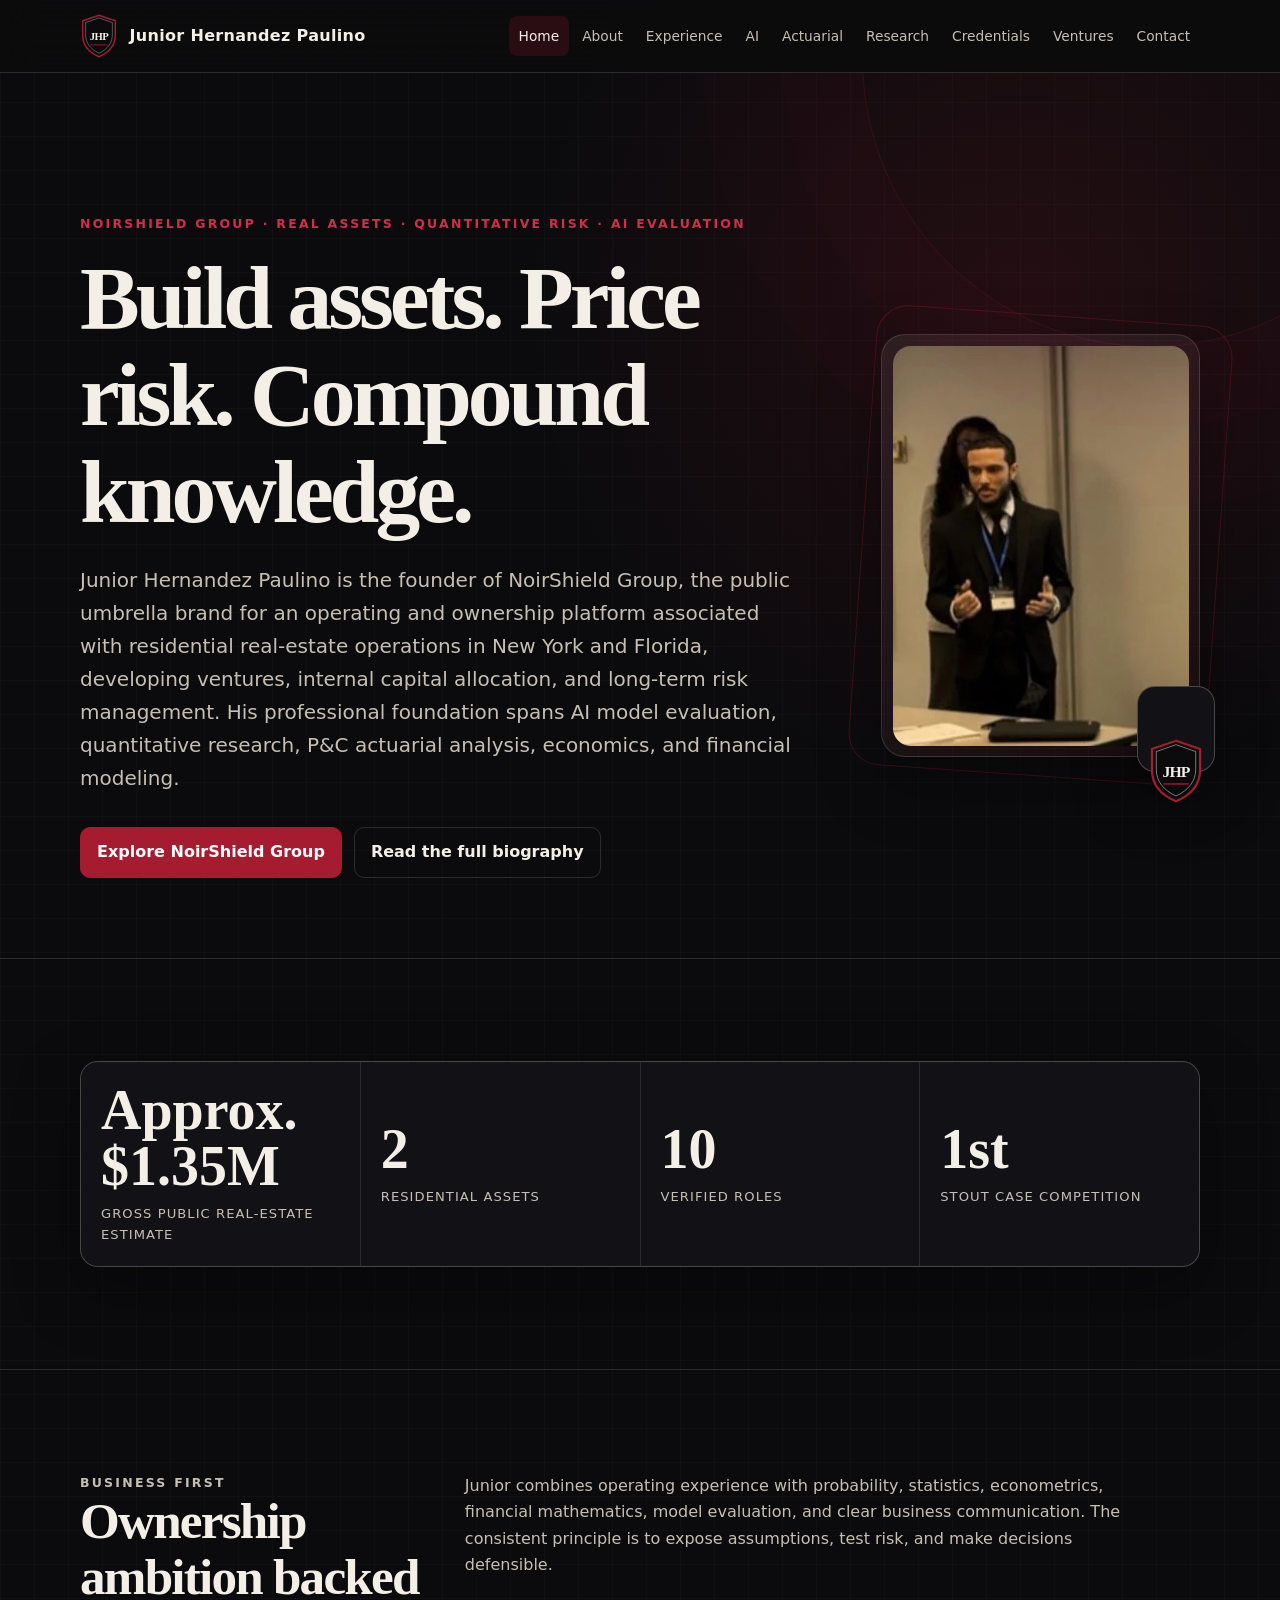
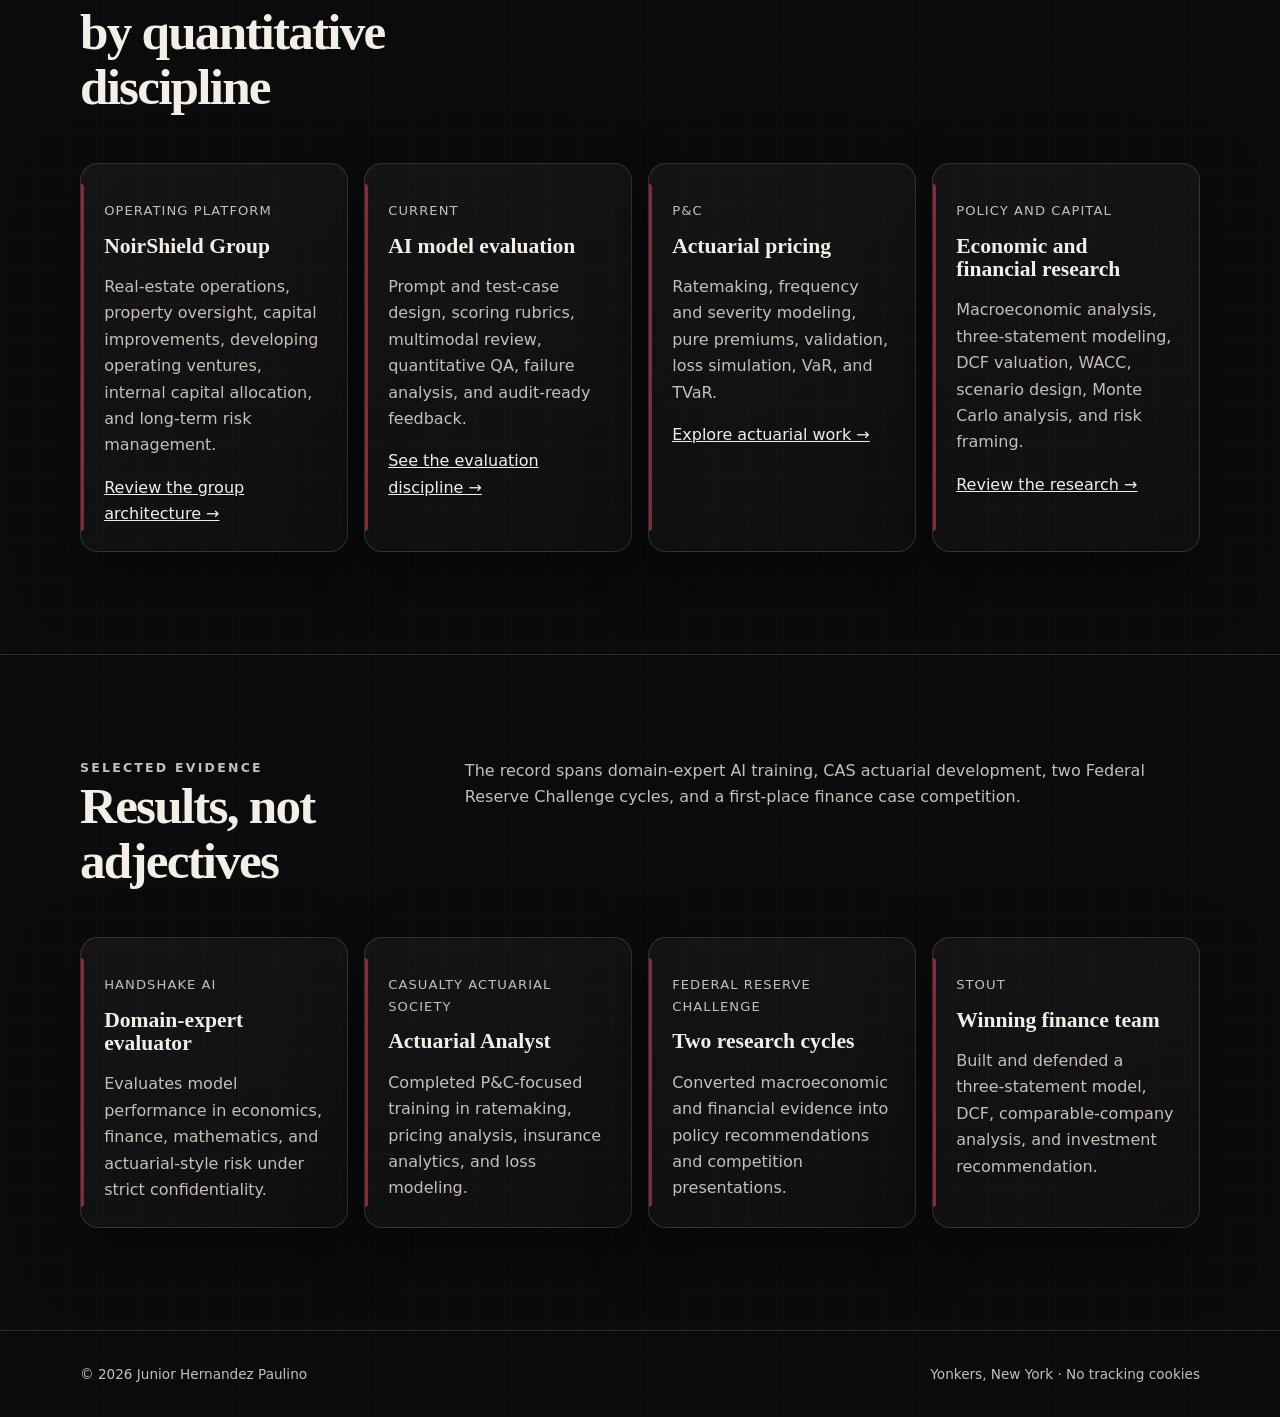
<file: index.html>
<!doctype html>
<html lang="en">
<head>
  <meta charset="utf-8">
  <meta name="viewport" content="width=device-width, initial-scale=1">
  <meta name="google-site-verification" content="l5XMsyWl0t1qSpHXKHcpvpH0LHFy-98-CWGkAH9n8AY">
  <title>Junior Hernandez Paulino | Founder of NoirShield Group and Quantitative Researcher</title>
  <meta name="description" content="Junior Hernandez Paulino is the founder of NoirShield Group, a business platform spanning real-estate operations, developing ventures, internal capital allocation, and long-term risk management. His background includes AI model evaluation, quantitative research, P&amp;C actuarial work, economics, and mathematics.">
  <link rel="canonical" href="https://junior-hernandez-paulino.github.io/">
  <meta property="og:type" content="profile">
  <meta property="og:title" content="Junior Hernandez Paulino | Founder of NoirShield Group">
  <meta property="og:description" content="Business operations, real assets, AI model evaluation, quantitative research, P&amp;C actuarial risk, and economics.">
  <meta property="og:url" content="https://junior-hernandez-paulino.github.io/">
  <meta property="og:site_name" content="Junior Hernandez Paulino">
  <meta property="og:image" content="https://junior-hernandez-paulino.github.io/assets/junior-hernandez-paulino.webp">
  <link rel="icon" href="/favicon-96.png" type="image/png" sizes="96x96">
  <link rel="icon" href="/favicon-512.png" type="image/png" sizes="512x512">
  <link rel="apple-touch-icon" href="/apple-touch-icon.png" sizes="180x180">
  <link rel="stylesheet" href="assets/styles.css">
  <script type="application/ld+json">{"@context":"https://schema.org","@type":"Person","name":"Junior Hernandez Paulino","url":"https://junior-hernandez-paulino.github.io/","image":"https://junior-hernandez-paulino.github.io/assets/junior-hernandez-paulino.webp","jobTitle":"Founder of NoirShield Group, AI Model Evaluator, Quantitative Researcher and Aspiring P&C Actuarial Professional","description":"Founder of NoirShield Group with experience in real-estate operations, AI model evaluation, quantitative research, P&C actuarial analysis, economics, and financial modeling.","address":{"@type":"PostalAddress","addressLocality":"Yonkers","addressRegion":"NY","addressCountry":"US"},"alumniOf":[{"@type":"CollegeOrUniversity","name":"Lehman College"},{"@type":"CollegeOrUniversity","name":"CUNY Bronx Community College"}],"sameAs":["https://www.linkedin.com/in/junior-hernandez-paulino/","https://github.com/junior-hernandez-paulino","https://app.joinhandshake.com/profiles/junior-hernandez-paulino"],"knowsAbout":["Business operations","Real-estate operations","Internal capital allocation","Risk management","AI model evaluation","Large language model evaluation","Property and casualty insurance pricing","Actuarial risk","Economics","Financial mathematics","Quantitative research","Python","R","SQL","Excel"]}</script>
  <script type="application/ld+json">{"@context":"https://schema.org","@type":"WebSite","name":"Junior Hernandez Paulino","alternateName":"Junior Hernandez Paulino Portfolio","url":"https://junior-hernandez-paulino.github.io/"}</script>
</head>
<body>
  <a class="skip-link" href="#main">Skip to main content</a>
  <header class="site-header"><div class="nav-shell">
    <a class="brand" href="index.html"><img src="assets/crest.svg" width="128" height="148" alt=""><span>Junior Hernandez Paulino</span></a>
    <button class="menu-button" type="button" data-menu-button aria-expanded="false" aria-controls="navigation">Menu</button>
    <nav class="navigation" id="navigation" data-navigation aria-label="Primary"><a aria-current="page" href="index.html">Home</a><a href="about.html">About</a><a href="experience.html">Experience</a><a href="ai-training.html">AI</a><a href="actuarial.html">Actuarial</a><a href="research.html">Research</a><a href="credentials.html">Credentials</a><a href="ventures.html">Ventures</a><a href="contact.html">Contact</a></nav>
  </div></header>
  <main id="main">
    <section class="hero"><div class="shell hero-grid">
      <div><p class="eyebrow">NoirShield Group &middot; Real assets &middot; Quantitative risk &middot; AI evaluation</p><h1>Build assets. Price risk. Compound knowledge.</h1><p class="lede">Junior Hernandez Paulino is the founder of NoirShield Group, the public umbrella brand for an operating and ownership platform associated with residential real-estate operations in New York and Florida, developing ventures, internal capital allocation, and long-term risk management. His professional foundation spans AI model evaluation, quantitative research, P&amp;C actuarial analysis, economics, and financial modeling.</p><div class="actions"><a class="button" href="ventures.html">Explore NoirShield Group</a><a class="button secondary" href="about.html">Read the full biography</a></div></div>
      <figure class="profile-portrait"><img src="assets/junior-hernandez-paulino.webp" width="400" height="400" alt="Junior Hernandez Paulino presenting in professional attire"><span class="portrait-crest" aria-hidden="true"><img src="assets/crest.svg" width="128" height="148" alt=""></span></figure>
    </div></section>
    <section class="section"><div class="shell"><div class="proof-strip" aria-label="Business and professional highlights"><div><strong>Approx. $1.35M</strong><span>gross public real-estate estimate</span></div><div><strong>2</strong><span>residential assets</span></div><div><strong>10</strong><span>verified roles</span></div><div><strong>1st</strong><span>Stout case competition</span></div></div></div></section>
    <section class="section"><div class="shell"><div class="section-heading"><div><p class="eyebrow">Business first</p><h2>Ownership ambition backed by quantitative discipline</h2></div><p>Junior combines operating experience with probability, statistics, econometrics, financial mathematics, model evaluation, and clear business communication. The consistent principle is to expose assumptions, test risk, and make decisions defensible.</p></div><div class="cards four">
      <article class="card"><p class="kicker">Operating platform</p><h3>NoirShield Group</h3><p>Real-estate operations, property oversight, capital improvements, developing operating ventures, internal capital allocation, and long-term risk management.</p><a href="ventures.html">Review the group architecture &rarr;</a></article>
      <article class="card"><p class="kicker">Current</p><h3>AI model evaluation</h3><p>Prompt and test-case design, scoring rubrics, multimodal review, quantitative QA, failure analysis, and audit-ready feedback.</p><a href="ai-training.html">See the evaluation discipline &rarr;</a></article>
      <article class="card"><p class="kicker">P&amp;C</p><h3>Actuarial pricing</h3><p>Ratemaking, frequency and severity modeling, pure premiums, validation, loss simulation, VaR, and TVaR.</p><a href="actuarial.html">Explore actuarial work →</a></article>
      <article class="card"><p class="kicker">Policy and capital</p><h3>Economic and financial research</h3><p>Macroeconomic analysis, three-statement modeling, DCF valuation, WACC, scenario design, Monte Carlo analysis, and risk framing.</p><a href="research.html">Review the research &rarr;</a></article>
    </div></div></section>
    <section class="section"><div class="shell"><div class="section-heading"><div><p class="eyebrow">Selected evidence</p><h2>Results, not adjectives</h2></div><p>The record spans domain-expert AI training, CAS actuarial development, two Federal Reserve Challenge cycles, and a first-place finance case competition.</p></div><div class="cards four">
      <article class="card"><p class="kicker">Handshake AI</p><h3>Domain-expert evaluator</h3><p>Evaluates model performance in economics, finance, mathematics, and actuarial-style risk under strict confidentiality.</p></article>
      <article class="card"><p class="kicker">Casualty Actuarial Society</p><h3>Actuarial Analyst</h3><p>Completed P&amp;C-focused training in ratemaking, pricing analysis, insurance analytics, and loss modeling.</p></article>
      <article class="card"><p class="kicker">Federal Reserve Challenge</p><h3>Two research cycles</h3><p>Converted macroeconomic and financial evidence into policy recommendations and competition presentations.</p></article>
      <article class="card"><p class="kicker">Stout</p><h3>Winning finance team</h3><p>Built and defended a three-statement model, DCF, comparable-company analysis, and investment recommendation.</p></article>
    </div></div></section>
  </main>
  <footer class="site-footer"><div class="shell footer-grid"><span>© <span data-current-year></span> Junior Hernandez Paulino</span><span>Yonkers, New York · No tracking cookies</span></div></footer>
  <script src="assets/site.js" defer></script>
</body>
</html>
</file>
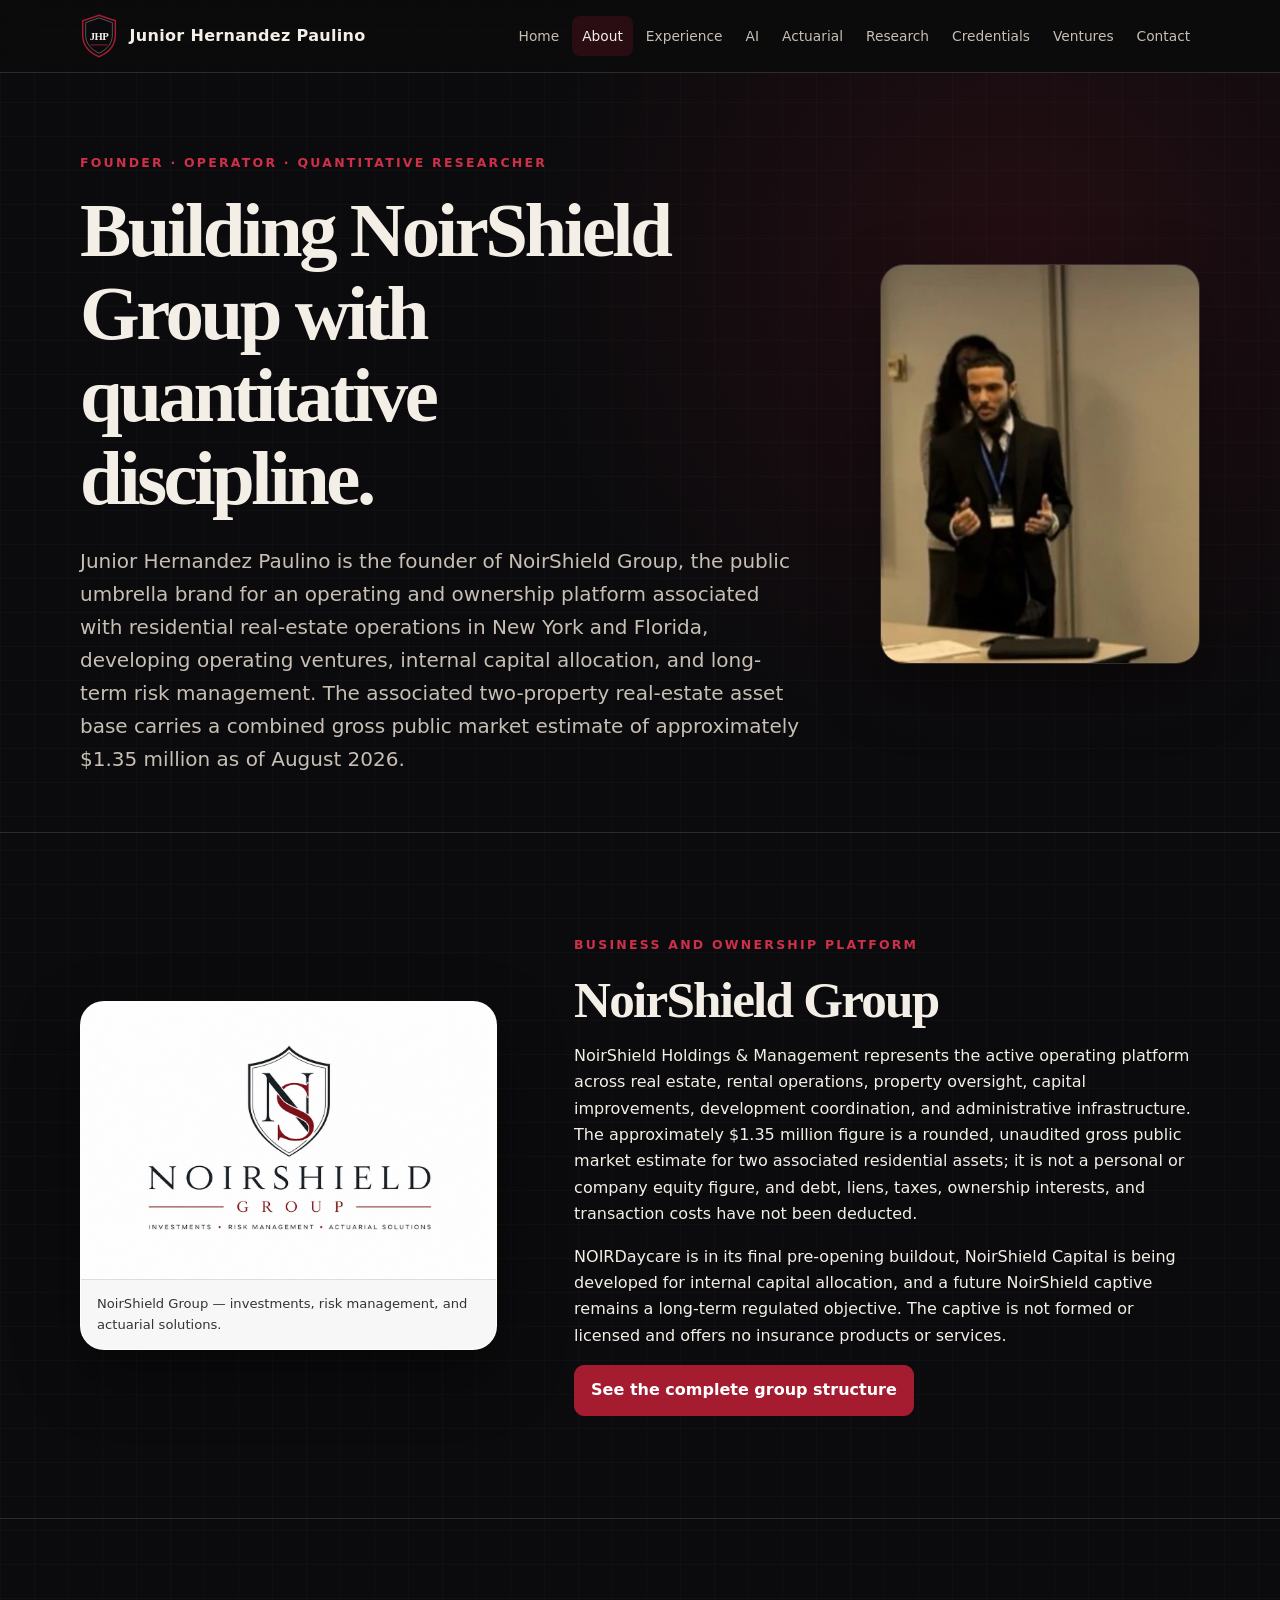
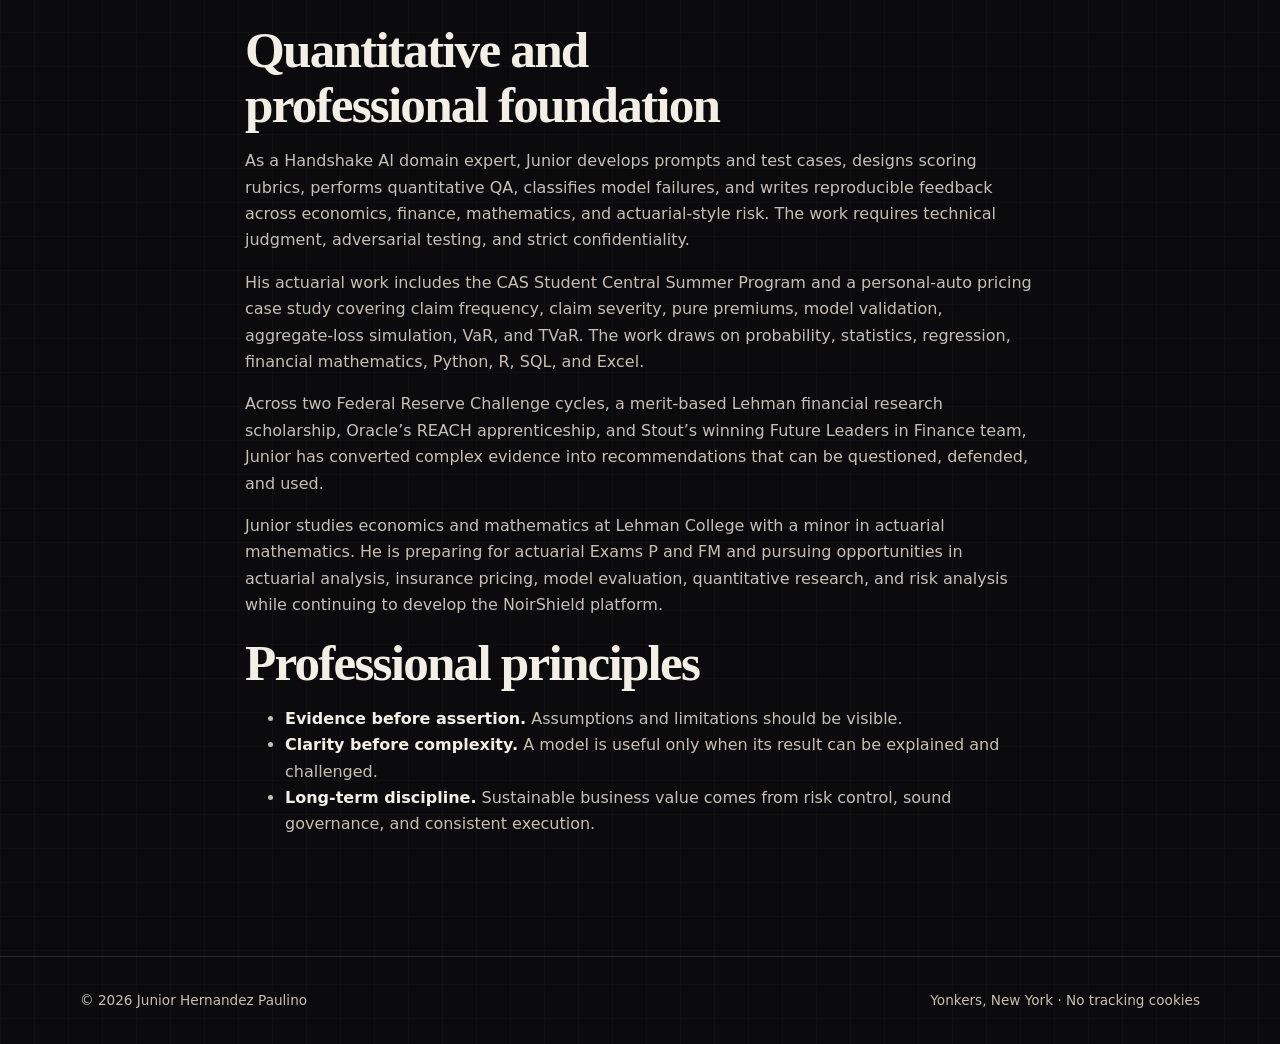
<file: about.html>
<!doctype html>
<html lang="en">
<head>
  <meta charset="utf-8">
  <meta name="viewport" content="width=device-width, initial-scale=1">
  <title>Junior Hernandez Paulino | Founder of NoirShield Group, Quantitative Researcher and AI Evaluator</title>
  <meta name="description" content="Biography of Junior Hernandez Paulino, founder of NoirShield Group, AI model evaluator, quantitative researcher, aspiring P&amp;C actuarial professional, and economics and mathematics student.">
  <link rel="canonical" href="https://junior-hernandez-paulino.github.io/about.html">
  <meta property="og:type" content="profile">
  <meta property="og:title" content="Junior Hernandez Paulino | Founder of NoirShield Group">
  <meta property="og:description" content="Founder and operator with a professional foundation in AI evaluation, quantitative research, P&amp;C actuarial risk, economics, and finance.">
  <meta property="og:url" content="https://junior-hernandez-paulino.github.io/about.html">
  <meta property="og:image" content="https://junior-hernandez-paulino.github.io/assets/junior-hernandez-paulino.webp">
  <link rel="icon" href="/favicon-96.png" type="image/png" sizes="96x96">
  <link rel="icon" href="/favicon-512.png" type="image/png" sizes="512x512">
  <link rel="apple-touch-icon" href="/apple-touch-icon.png" sizes="180x180">
  <link rel="stylesheet" href="assets/styles.css">
  <script type="application/ld+json">{"@context":"https://schema.org","@type":"ProfilePage","url":"https://junior-hernandez-paulino.github.io/about.html","name":"About Junior Hernandez Paulino","mainEntity":{"@type":"Person","name":"Junior Hernandez Paulino","url":"https://junior-hernandez-paulino.github.io/","image":"https://junior-hernandez-paulino.github.io/assets/junior-hernandez-paulino.webp","jobTitle":"Founder of NoirShield Group, AI Model Evaluator, Quantitative Researcher and Aspiring P&C Actuarial Professional","description":"Founder of NoirShield Group with experience in real-estate operations, AI model evaluation, quantitative research, P&C actuarial analysis, economics, and financial modeling.","sameAs":["https://www.linkedin.com/in/junior-hernandez-paulino/","https://github.com/junior-hernandez-paulino","https://app.joinhandshake.com/profiles/junior-hernandez-paulino"],"knowsAbout":["Business operations","Real-estate operations","Risk management","AI model evaluation","Quantitative research","P&C actuarial pricing","Economics","Financial modeling"]}}</script>
</head>
<body>
  <a class="skip-link" href="#main">Skip to main content</a>
  <header class="site-header"><div class="nav-shell">
    <a class="brand" href="index.html"><img src="assets/crest.svg" width="128" height="148" alt=""><span>Junior Hernandez Paulino</span></a>
    <button class="menu-button" type="button" data-menu-button aria-expanded="false" aria-controls="navigation">Menu</button>
    <nav class="navigation" id="navigation" data-navigation aria-label="Primary"><a href="index.html">Home</a><a aria-current="page" href="about.html">About</a><a href="experience.html">Experience</a><a href="ai-training.html">AI</a><a href="actuarial.html">Actuarial</a><a href="research.html">Research</a><a href="credentials.html">Credentials</a><a href="ventures.html">Ventures</a><a href="contact.html">Contact</a></nav>
  </div></header>
  <main id="main">
    <section class="page-hero"><div class="shell about-intro">
      <div><p class="eyebrow">Founder &middot; Operator &middot; Quantitative researcher</p><h1>Building NoirShield Group with quantitative discipline.</h1><p class="lede">Junior Hernandez Paulino is the founder of NoirShield Group, the public umbrella brand for an operating and ownership platform associated with residential real-estate operations in New York and Florida, developing operating ventures, internal capital allocation, and long-term risk management. The associated two-property real-estate asset base carries a combined gross public market estimate of approximately $1.35 million as of August 2026.</p></div>
      <img class="about-photo" src="assets/junior-hernandez-paulino.webp" width="400" height="400" alt="Junior Hernandez Paulino presenting in professional attire">
    </div></section>
    <section class="section"><div class="shell feature-split brand-feature">
      <figure class="brand-logo-panel"><img src="assets/noirshield-group-logo.png" width="1200" height="800" alt="NoirShield Group shield logo"><figcaption>NoirShield Group &mdash; investments, risk management, and actuarial solutions.</figcaption></figure>
      <div><p class="eyebrow">Business and ownership platform</p><h2>NoirShield Group</h2><p>NoirShield Holdings &amp; Management represents the active operating platform across real estate, rental operations, property oversight, capital improvements, development coordination, and administrative infrastructure. The approximately $1.35 million figure is a rounded, unaudited gross public market estimate for two associated residential assets; it is not a personal or company equity figure, and debt, liens, taxes, ownership interests, and transaction costs have not been deducted.</p><p>NOIRDaycare is in its final pre-opening buildout, NoirShield Capital is being developed for internal capital allocation, and a future NoirShield captive remains a long-term regulated objective. The captive is not formed or licensed and offers no insurance products or services.</p><a class="button" href="ventures.html">See the complete group structure</a></div>
    </div></section>
    <section class="section"><div class="shell prose">
      <h2>Quantitative and professional foundation</h2>
      <p>As a Handshake AI domain expert, Junior develops prompts and test cases, designs scoring rubrics, performs quantitative QA, classifies model failures, and writes reproducible feedback across economics, finance, mathematics, and actuarial-style risk. The work requires technical judgment, adversarial testing, and strict confidentiality.</p>
      <p>His actuarial work includes the CAS Student Central Summer Program and a personal-auto pricing case study covering claim frequency, claim severity, pure premiums, model validation, aggregate-loss simulation, VaR, and TVaR. The work draws on probability, statistics, regression, financial mathematics, Python, R, SQL, and Excel.</p>
      <p>Across two Federal Reserve Challenge cycles, a merit-based Lehman financial research scholarship, Oracle’s REACH apprenticeship, and Stout’s winning Future Leaders in Finance team, Junior has converted complex evidence into recommendations that can be questioned, defended, and used.</p>
      <p>Junior studies economics and mathematics at Lehman College with a minor in actuarial mathematics. He is preparing for actuarial Exams P and FM and pursuing opportunities in actuarial analysis, insurance pricing, model evaluation, quantitative research, and risk analysis while continuing to develop the NoirShield platform.</p>
      <h2>Professional principles</h2>
      <ul><li><strong>Evidence before assertion.</strong> Assumptions and limitations should be visible.</li><li><strong>Clarity before complexity.</strong> A model is useful only when its result can be explained and challenged.</li><li><strong>Long-term discipline.</strong> Sustainable business value comes from risk control, sound governance, and consistent execution.</li></ul>
    </div></section>
  </main>
  <footer class="site-footer"><div class="shell footer-grid"><span>© <span data-current-year></span> Junior Hernandez Paulino</span><span>Yonkers, New York · No tracking cookies</span></div></footer>
  <script src="assets/site.js" defer></script>
</body>
</html>
</file>
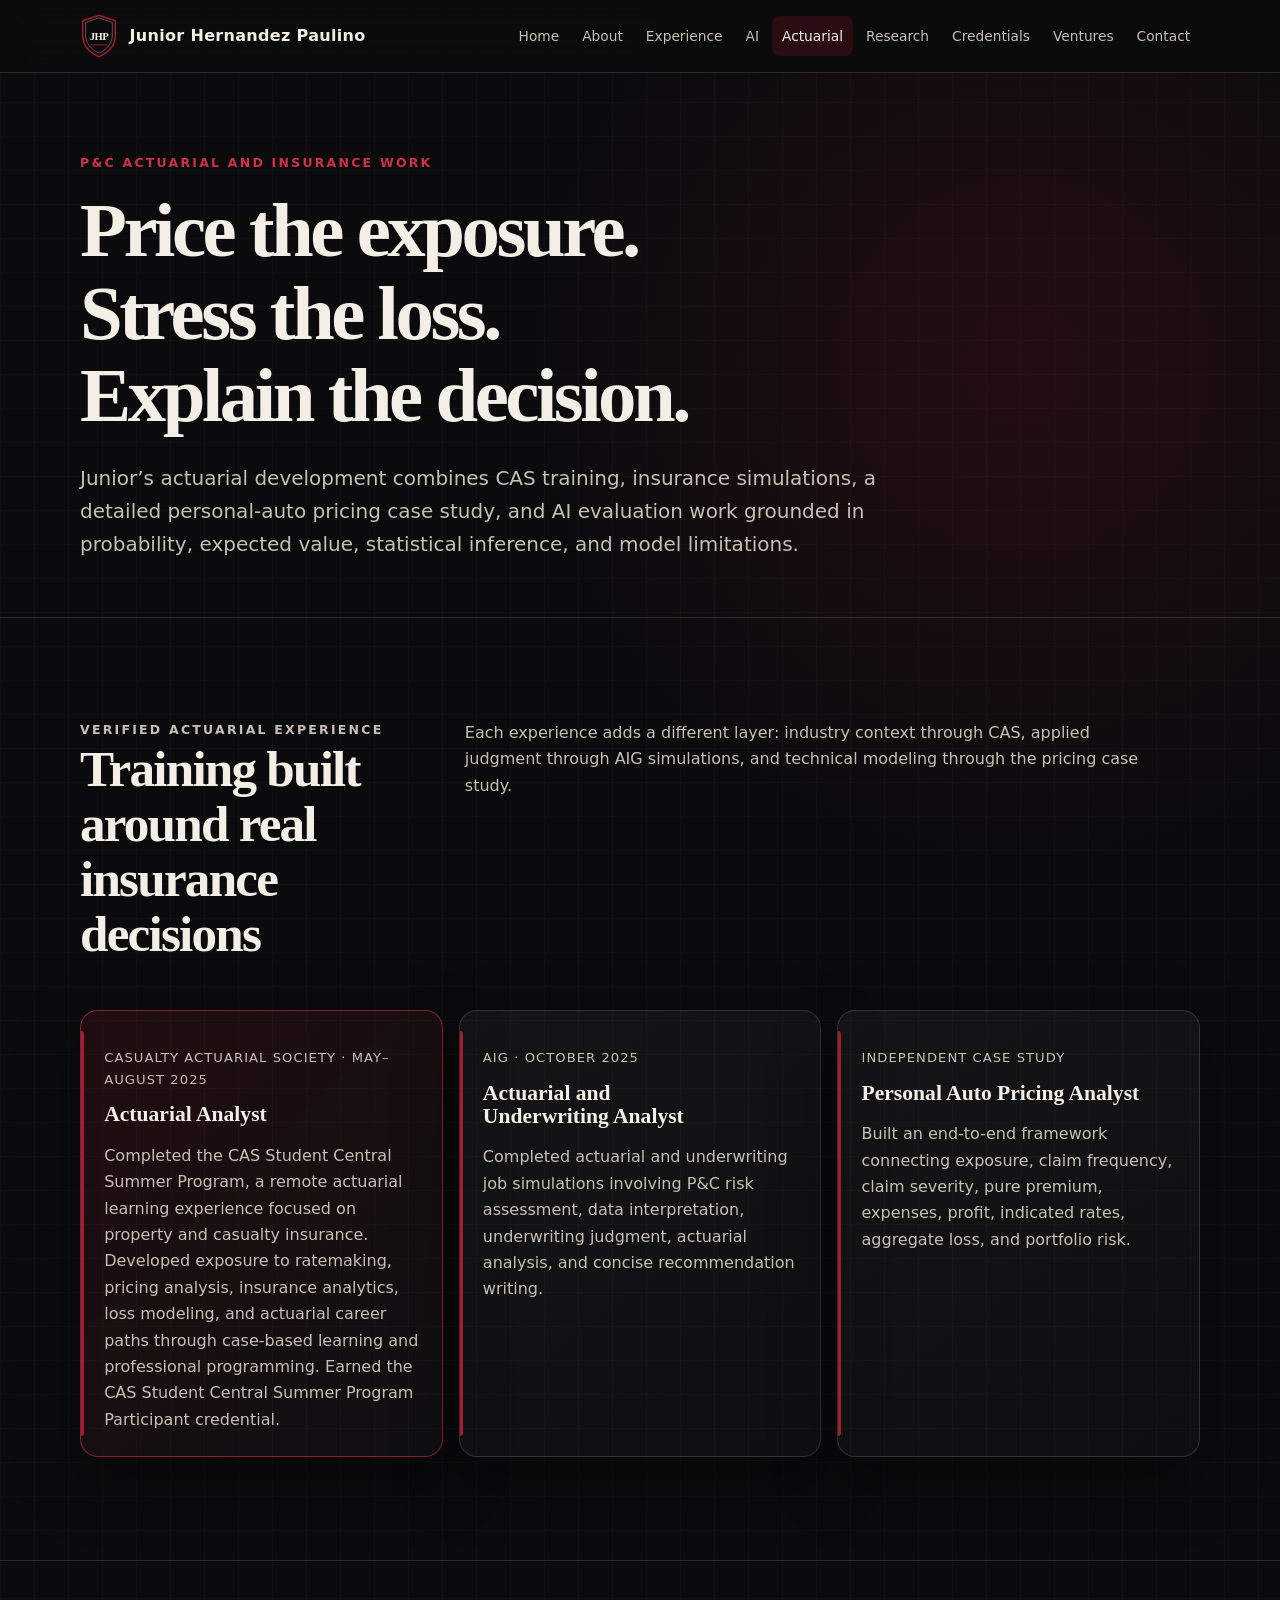
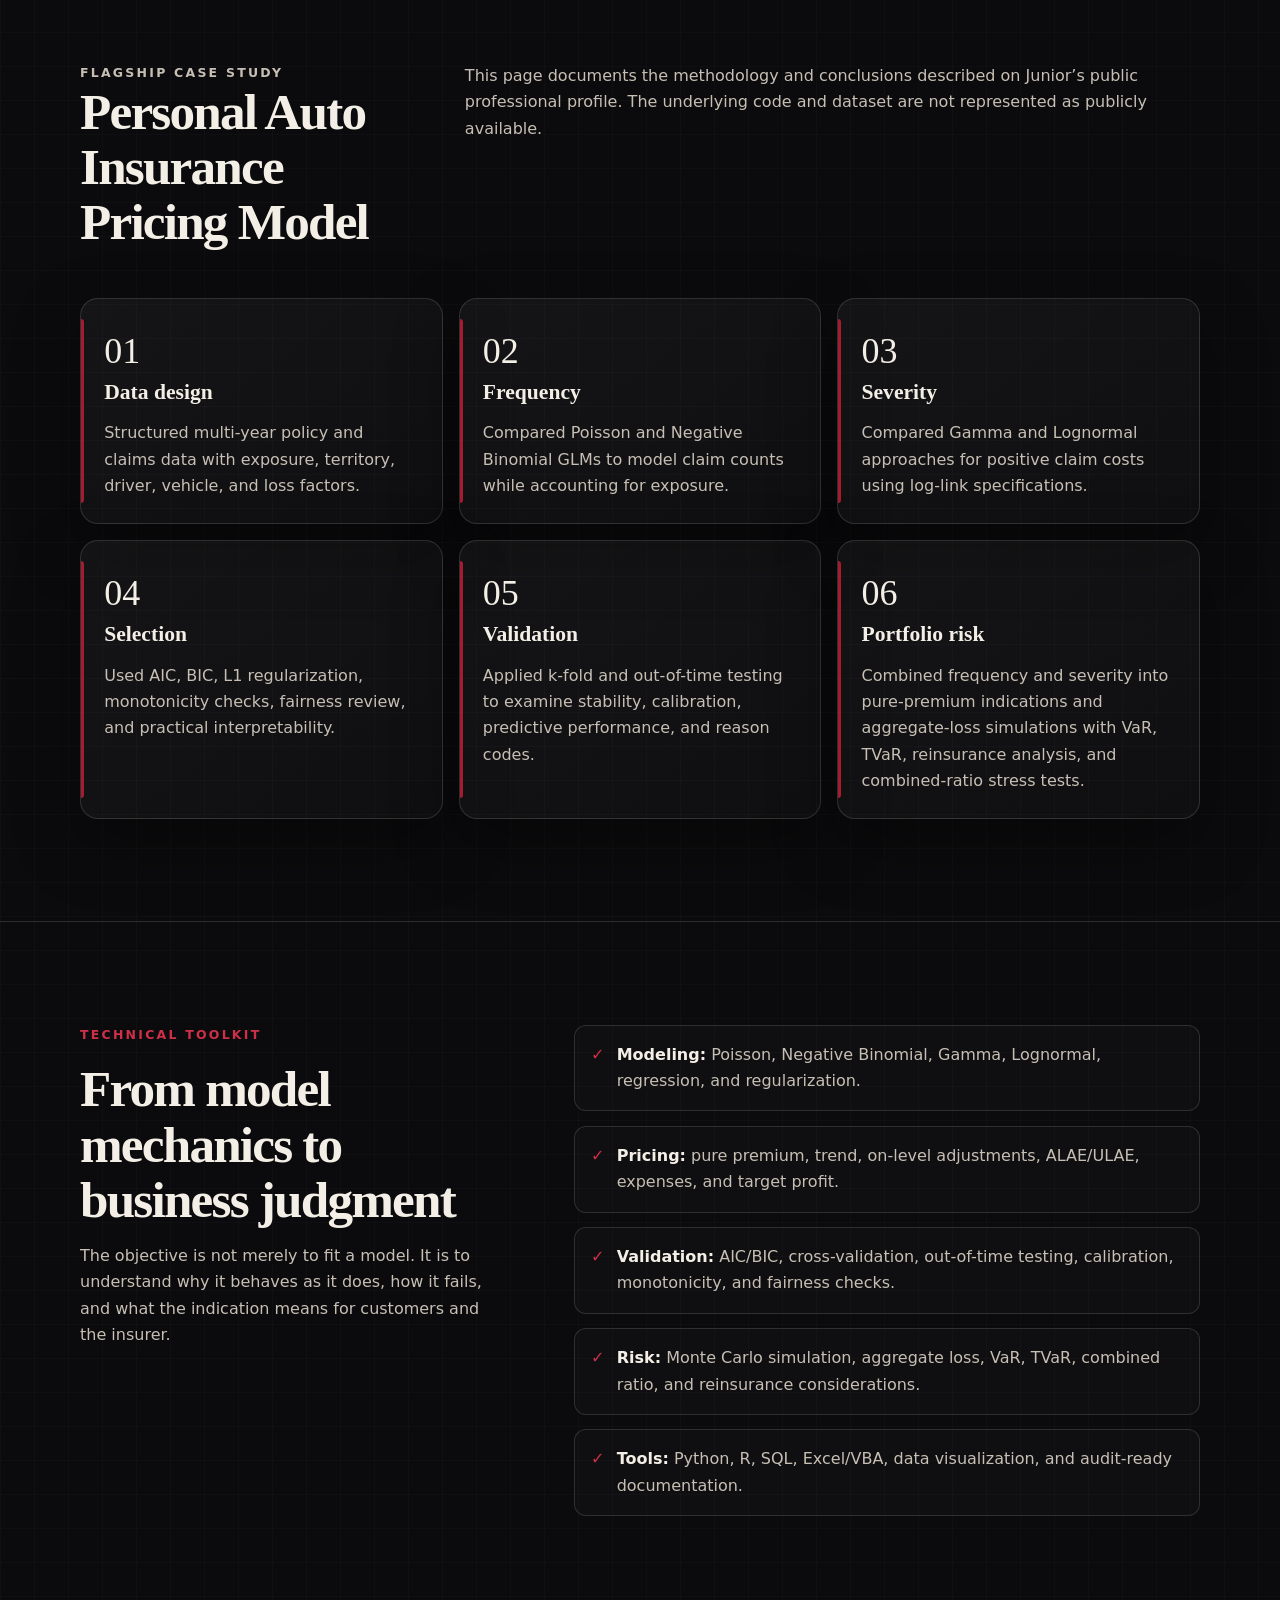
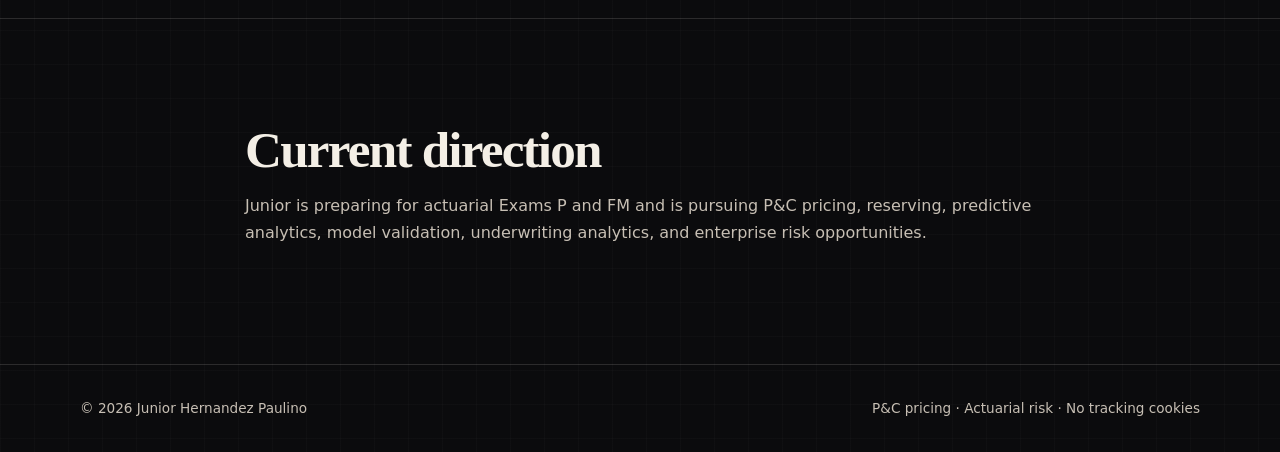
<file: actuarial.html>
<!doctype html>
<html lang="en">
<head>
  <meta charset="utf-8">
  <meta name="viewport" content="width=device-width, initial-scale=1">
  <title>P&amp;C Actuarial Work | Junior Hernandez Paulino</title>
  <meta name="description" content="P&amp;C actuarial experience and insurance-pricing work by Junior Hernandez Paulino, including CAS training, AIG simulations, GLMs, pure premiums, validation, VaR, and TVaR.">
  <link rel="canonical" href="https://junior-hernandez-paulino.github.io/actuarial.html">
  <meta property="og:type" content="article">
  <meta property="og:title" content="P&amp;C Actuarial Work | Junior Hernandez Paulino">
  <meta property="og:description" content="CAS actuarial training, AIG insurance simulations, personal-auto pricing, GLMs, pure premiums, validation, VaR, and TVaR.">
  <meta property="og:url" content="https://junior-hernandez-paulino.github.io/actuarial.html">
  <meta property="og:image" content="https://junior-hernandez-paulino.github.io/assets/junior-hernandez-paulino.webp">
  <link rel="icon" href="/favicon-96.png" type="image/png" sizes="96x96">
  <link rel="icon" href="/favicon-512.png" type="image/png" sizes="512x512">
  <link rel="apple-touch-icon" href="/apple-touch-icon.png" sizes="180x180">
  <link rel="stylesheet" href="assets/styles.css">
</head>
<body>
  <a class="skip-link" href="#main">Skip to main content</a>
  <header class="site-header"><div class="nav-shell">
    <a class="brand" href="index.html"><img src="assets/crest.svg" width="128" height="148" alt=""><span>Junior Hernandez Paulino</span></a>
    <button class="menu-button" type="button" data-menu-button aria-expanded="false" aria-controls="navigation">Menu</button>
    <nav class="navigation" id="navigation" data-navigation aria-label="Primary"><a href="index.html">Home</a><a href="about.html">About</a><a href="experience.html">Experience</a><a href="ai-training.html">AI</a><a aria-current="page" href="actuarial.html">Actuarial</a><a href="research.html">Research</a><a href="credentials.html">Credentials</a><a href="ventures.html">Ventures</a><a href="contact.html">Contact</a></nav>
  </div></header>
  <main id="main">
    <section class="page-hero"><div class="shell"><p class="eyebrow">P&amp;C actuarial and insurance work</p><h1>Price the exposure. Stress the loss. Explain the decision.</h1><p class="lede">Junior’s actuarial development combines CAS training, insurance simulations, a detailed personal-auto pricing case study, and AI evaluation work grounded in probability, expected value, statistical inference, and model limitations.</p></div></section>
    <section class="section"><div class="shell"><div class="section-heading"><div><p class="eyebrow">Verified actuarial experience</p><h2>Training built around real insurance decisions</h2></div><p>Each experience adds a different layer: industry context through CAS, applied judgment through AIG simulations, and technical modeling through the pricing case study.</p></div><div class="cards">
      <article class="card featured-role"><p class="kicker">Casualty Actuarial Society · May–August 2025</p><h3>Actuarial Analyst</h3><p>Completed the CAS Student Central Summer Program, a remote actuarial learning experience focused on property and casualty insurance. Developed exposure to ratemaking, pricing analysis, insurance analytics, loss modeling, and actuarial career paths through case-based learning and professional programming. Earned the CAS Student Central Summer Program Participant credential.</p></article>
      <article class="card"><p class="kicker">AIG · October 2025</p><h3>Actuarial and Underwriting Analyst</h3><p>Completed actuarial and underwriting job simulations involving P&amp;C risk assessment, data interpretation, underwriting judgment, actuarial analysis, and concise recommendation writing.</p></article>
      <article class="card"><p class="kicker">Independent case study</p><h3>Personal Auto Pricing Analyst</h3><p>Built an end-to-end framework connecting exposure, claim frequency, claim severity, pure premium, expenses, profit, indicated rates, aggregate loss, and portfolio risk.</p></article>
    </div></div></section>
    <section class="section"><div class="shell"><div class="section-heading"><div><p class="eyebrow">Flagship case study</p><h2>Personal Auto Insurance Pricing Model</h2></div><p>This page documents the methodology and conclusions described on Junior’s public professional profile. The underlying code and dataset are not represented as publicly available.</p></div><div class="cards">
      <article class="card"><span class="metric">01</span><h3>Data design</h3><p>Structured multi-year policy and claims data with exposure, territory, driver, vehicle, and loss factors.</p></article>
      <article class="card"><span class="metric">02</span><h3>Frequency</h3><p>Compared Poisson and Negative Binomial GLMs to model claim counts while accounting for exposure.</p></article>
      <article class="card"><span class="metric">03</span><h3>Severity</h3><p>Compared Gamma and Lognormal approaches for positive claim costs using log-link specifications.</p></article>
      <article class="card"><span class="metric">04</span><h3>Selection</h3><p>Used AIC, BIC, L1 regularization, monotonicity checks, fairness review, and practical interpretability.</p></article>
      <article class="card"><span class="metric">05</span><h3>Validation</h3><p>Applied k-fold and out-of-time testing to examine stability, calibration, predictive performance, and reason codes.</p></article>
      <article class="card"><span class="metric">06</span><h3>Portfolio risk</h3><p>Combined frequency and severity into pure-premium indications and aggregate-loss simulations with VaR, TVaR, reinsurance analysis, and combined-ratio stress tests.</p></article>
    </div></div></section>
    <section class="section"><div class="shell feature-split"><div><p class="eyebrow">Technical toolkit</p><h2>From model mechanics to business judgment</h2><p class="muted">The objective is not merely to fit a model. It is to understand why it behaves as it does, how it fails, and what the indication means for customers and the insurer.</p></div><ul class="check-list"><li><strong>Modeling:</strong> Poisson, Negative Binomial, Gamma, Lognormal, regression, and regularization.</li><li><strong>Pricing:</strong> pure premium, trend, on-level adjustments, ALAE/ULAE, expenses, and target profit.</li><li><strong>Validation:</strong> AIC/BIC, cross-validation, out-of-time testing, calibration, monotonicity, and fairness checks.</li><li><strong>Risk:</strong> Monte Carlo simulation, aggregate loss, VaR, TVaR, combined ratio, and reinsurance considerations.</li><li><strong>Tools:</strong> Python, R, SQL, Excel/VBA, data visualization, and audit-ready documentation.</li></ul></div></section>
    <section class="section"><div class="shell prose"><h2>Current direction</h2><p>Junior is preparing for actuarial Exams P and FM and is pursuing P&amp;C pricing, reserving, predictive analytics, model validation, underwriting analytics, and enterprise risk opportunities.</p></div></section>
  </main>
  <footer class="site-footer"><div class="shell footer-grid"><span>© <span data-current-year></span> Junior Hernandez Paulino</span><span>P&amp;C pricing · Actuarial risk · No tracking cookies</span></div></footer>
  <script src="assets/site.js" defer></script>
</body>
</html>
</file>
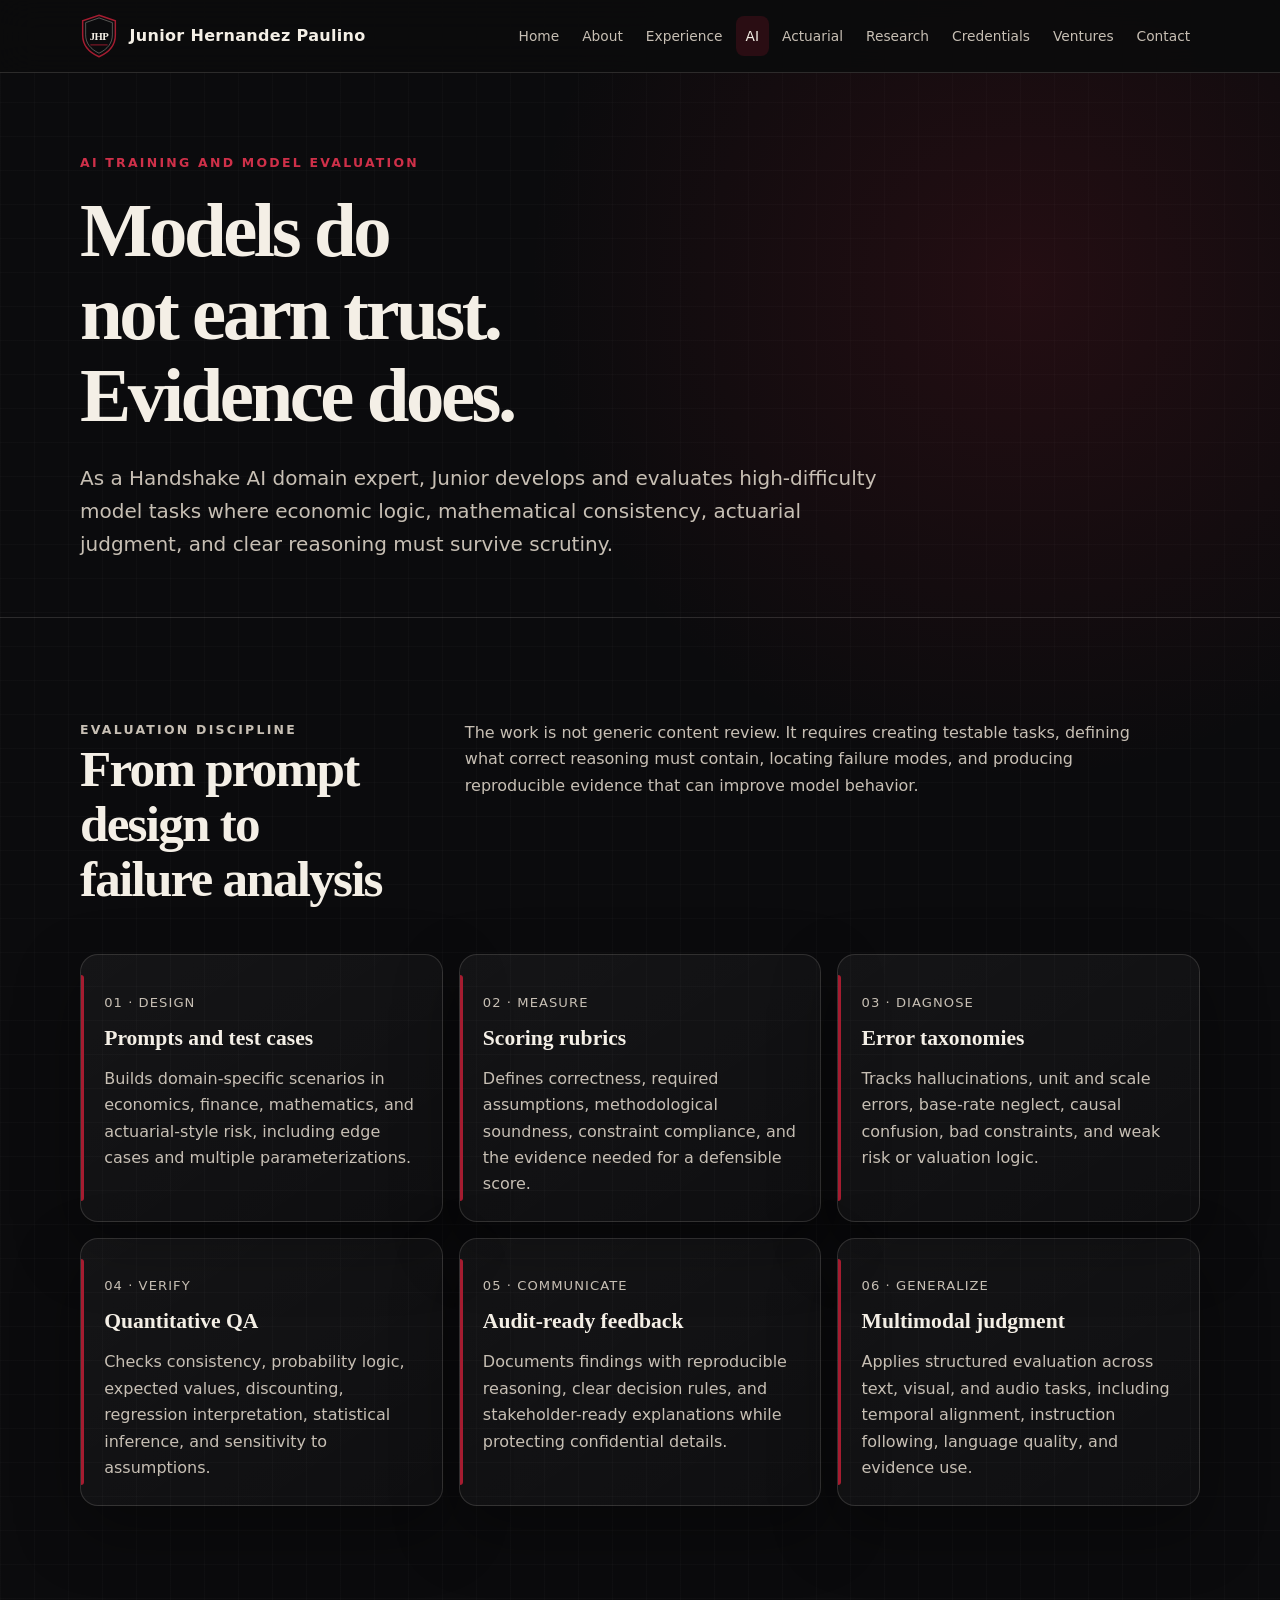
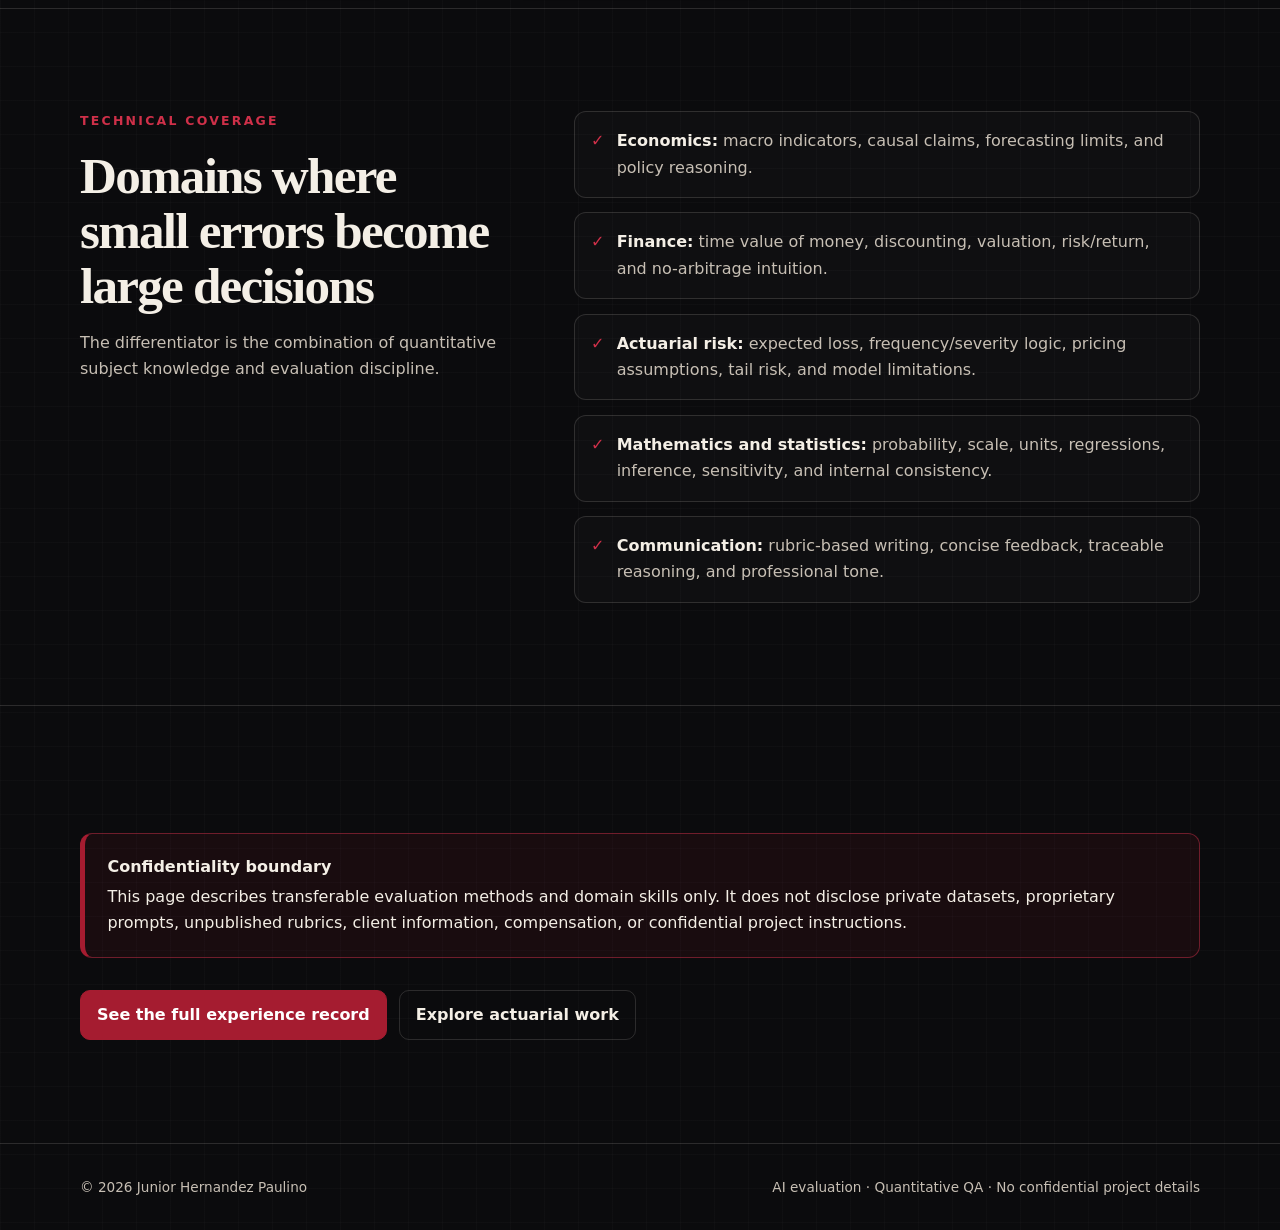
<file: ai-training.html>
<!doctype html>
<html lang="en">
<head>
  <meta charset="utf-8">
  <meta name="viewport" content="width=device-width, initial-scale=1">
  <title>AI Training and Model Evaluation | Junior Hernandez Paulino</title>
  <meta name="description" content="AI training and model-evaluation experience of Junior Hernandez Paulino across economics, mathematics, finance, actuarial risk, quantitative QA, rubrics, and error analysis.">
  <link rel="canonical" href="https://junior-hernandez-paulino.github.io/ai-training.html">
  <meta property="og:type" content="article">
  <meta property="og:title" content="AI Training and Model Evaluation | Junior Hernandez Paulino">
  <meta property="og:description" content="Domain-expert AI evaluation across economics, mathematics, finance, and actuarial risk.">
  <meta property="og:url" content="https://junior-hernandez-paulino.github.io/ai-training.html">
  <meta property="og:image" content="https://junior-hernandez-paulino.github.io/assets/junior-hernandez-paulino.webp">
  <link rel="icon" href="/favicon-96.png" type="image/png" sizes="96x96">
  <link rel="icon" href="/favicon-512.png" type="image/png" sizes="512x512">
  <link rel="apple-touch-icon" href="/apple-touch-icon.png" sizes="180x180">
  <link rel="stylesheet" href="assets/styles.css">
</head>
<body>
  <a class="skip-link" href="#main">Skip to main content</a>
  <header class="site-header"><div class="nav-shell">
    <a class="brand" href="index.html"><img src="assets/crest.svg" width="128" height="148" alt=""><span>Junior Hernandez Paulino</span></a>
    <button class="menu-button" type="button" data-menu-button aria-expanded="false" aria-controls="navigation">Menu</button>
    <nav class="navigation" id="navigation" data-navigation aria-label="Primary"><a href="index.html">Home</a><a href="about.html">About</a><a href="experience.html">Experience</a><a aria-current="page" href="ai-training.html">AI</a><a href="actuarial.html">Actuarial</a><a href="research.html">Research</a><a href="credentials.html">Credentials</a><a href="ventures.html">Ventures</a><a href="contact.html">Contact</a></nav>
  </div></header>
  <main id="main">
    <section class="page-hero ai-hero"><div class="shell"><p class="eyebrow">AI training and model evaluation</p><h1>Models do not earn trust. Evidence does.</h1><p class="lede">As a Handshake AI domain expert, Junior develops and evaluates high-difficulty model tasks where economic logic, mathematical consistency, actuarial judgment, and clear reasoning must survive scrutiny.</p></div></section>
    <section class="section"><div class="shell"><div class="section-heading"><div><p class="eyebrow">Evaluation discipline</p><h2>From prompt design to failure analysis</h2></div><p>The work is not generic content review. It requires creating testable tasks, defining what correct reasoning must contain, locating failure modes, and producing reproducible evidence that can improve model behavior.</p></div><div class="cards">
      <article class="card"><p class="kicker">01 · Design</p><h3>Prompts and test cases</h3><p>Builds domain-specific scenarios in economics, finance, mathematics, and actuarial-style risk, including edge cases and multiple parameterizations.</p></article>
      <article class="card"><p class="kicker">02 · Measure</p><h3>Scoring rubrics</h3><p>Defines correctness, required assumptions, methodological soundness, constraint compliance, and the evidence needed for a defensible score.</p></article>
      <article class="card"><p class="kicker">03 · Diagnose</p><h3>Error taxonomies</h3><p>Tracks hallucinations, unit and scale errors, base-rate neglect, causal confusion, bad constraints, and weak risk or valuation logic.</p></article>
      <article class="card"><p class="kicker">04 · Verify</p><h3>Quantitative QA</h3><p>Checks consistency, probability logic, expected values, discounting, regression interpretation, statistical inference, and sensitivity to assumptions.</p></article>
      <article class="card"><p class="kicker">05 · Communicate</p><h3>Audit-ready feedback</h3><p>Documents findings with reproducible reasoning, clear decision rules, and stakeholder-ready explanations while protecting confidential details.</p></article>
      <article class="card"><p class="kicker">06 · Generalize</p><h3>Multimodal judgment</h3><p>Applies structured evaluation across text, visual, and audio tasks, including temporal alignment, instruction following, language quality, and evidence use.</p></article>
    </div></div></section>
    <section class="section"><div class="shell feature-split"><div><p class="eyebrow">Technical coverage</p><h2>Domains where small errors become large decisions</h2><p class="muted">The differentiator is the combination of quantitative subject knowledge and evaluation discipline.</p></div><ul class="check-list"><li><strong>Economics:</strong> macro indicators, causal claims, forecasting limits, and policy reasoning.</li><li><strong>Finance:</strong> time value of money, discounting, valuation, risk/return, and no-arbitrage intuition.</li><li><strong>Actuarial risk:</strong> expected loss, frequency/severity logic, pricing assumptions, tail risk, and model limitations.</li><li><strong>Mathematics and statistics:</strong> probability, scale, units, regressions, inference, sensitivity, and internal consistency.</li><li><strong>Communication:</strong> rubric-based writing, concise feedback, traceable reasoning, and professional tone.</li></ul></div></section>
    <section class="section"><div class="shell"><div class="notice"><strong>Confidentiality boundary</strong>This page describes transferable evaluation methods and domain skills only. It does not disclose private datasets, proprietary prompts, unpublished rubrics, client information, compensation, or confidential project instructions.</div><div class="actions"><a class="button" href="experience.html">See the full experience record</a><a class="button secondary" href="actuarial.html">Explore actuarial work</a></div></div></section>
  </main>
  <footer class="site-footer"><div class="shell footer-grid"><span>© <span data-current-year></span> Junior Hernandez Paulino</span><span>AI evaluation · Quantitative QA · No confidential project details</span></div></footer>
  <script src="assets/site.js" defer></script>
</body>
</html>
</file>
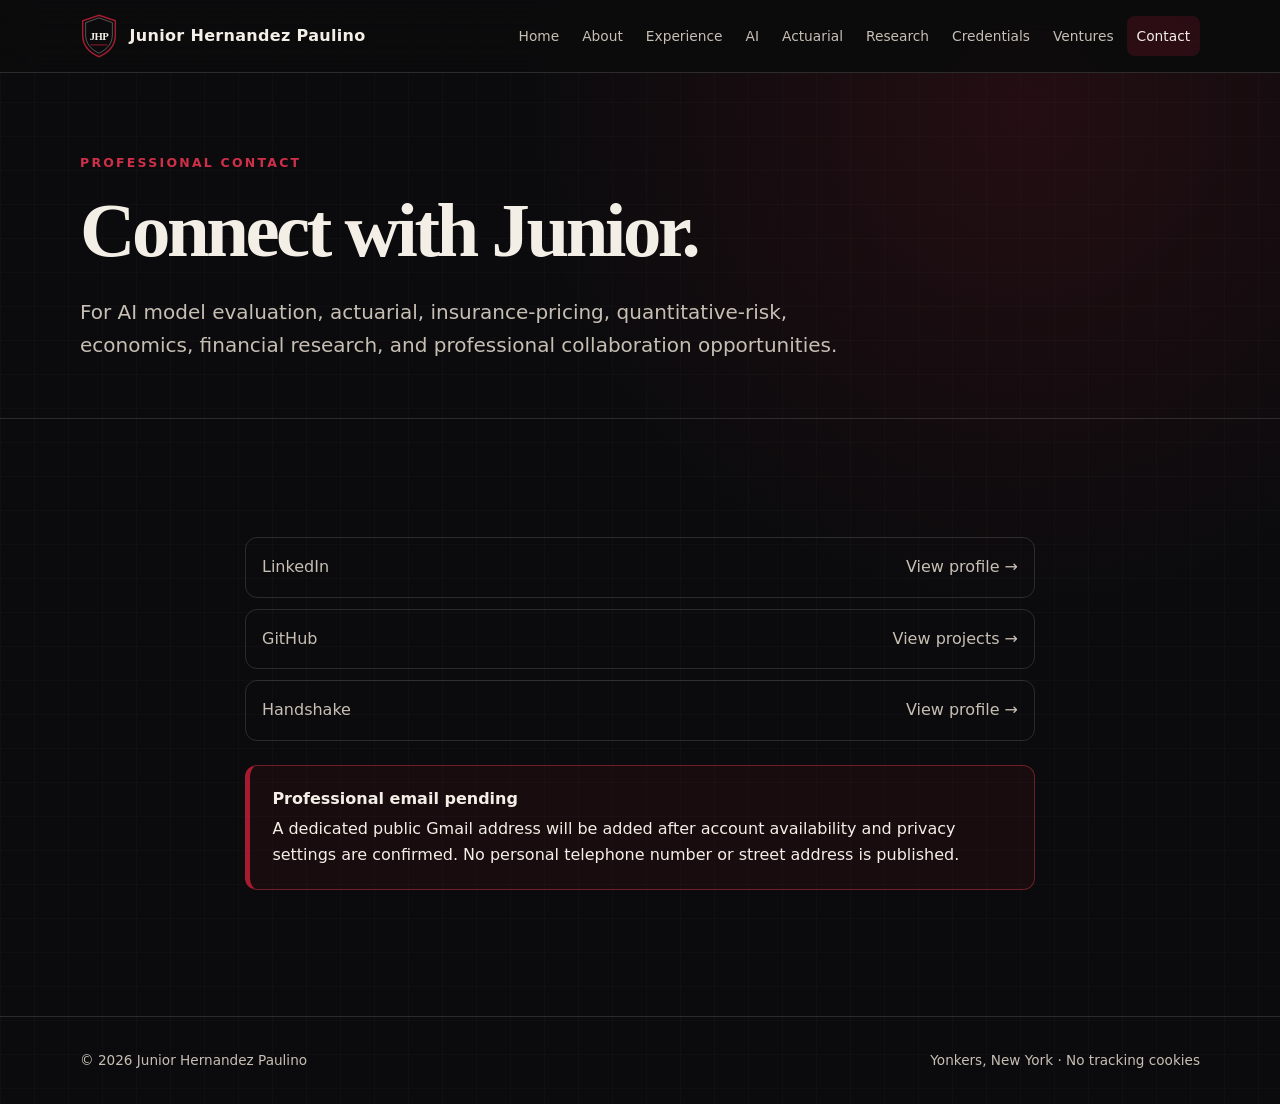
<file: contact.html>
<!doctype html>
<html lang="en">
<head>
  <meta charset="utf-8">
  <meta name="viewport" content="width=device-width, initial-scale=1">
  <title>Contact Junior Hernandez Paulino</title>
  <meta name="description" content="Professional contact links for Junior Hernandez Paulino in Yonkers, New York.">
  <link rel="canonical" href="https://junior-hernandez-paulino.github.io/contact.html">
  <meta property="og:type" content="profile">
  <meta property="og:title" content="Contact Junior Hernandez Paulino">
  <meta property="og:description" content="Professional links for AI model evaluation, actuarial risk, quantitative research, economics, and collaboration opportunities.">
  <meta property="og:url" content="https://junior-hernandez-paulino.github.io/contact.html">
  <meta property="og:image" content="https://junior-hernandez-paulino.github.io/assets/junior-hernandez-paulino.webp">
  <link rel="icon" href="/favicon-96.png" type="image/png" sizes="96x96">
  <link rel="icon" href="/favicon-512.png" type="image/png" sizes="512x512">
  <link rel="apple-touch-icon" href="/apple-touch-icon.png" sizes="180x180">
  <link rel="stylesheet" href="assets/styles.css">
</head>
<body>
  <a class="skip-link" href="#main">Skip to main content</a>
  <header class="site-header"><div class="nav-shell">
    <a class="brand" href="index.html"><img src="assets/crest.svg" width="128" height="148" alt=""><span>Junior Hernandez Paulino</span></a>
    <button class="menu-button" type="button" data-menu-button aria-expanded="false" aria-controls="navigation">Menu</button>
    <nav class="navigation" id="navigation" data-navigation aria-label="Primary"><a href="index.html">Home</a><a href="about.html">About</a><a href="experience.html">Experience</a><a href="ai-training.html">AI</a><a href="actuarial.html">Actuarial</a><a href="research.html">Research</a><a href="credentials.html">Credentials</a><a href="ventures.html">Ventures</a><a aria-current="page" href="contact.html">Contact</a></nav>
  </div></header>
  <main id="main">
    <section class="page-hero"><div class="shell"><p class="eyebrow">Professional contact</p><h1>Connect with Junior.</h1><p class="lede">For AI model evaluation, actuarial, insurance-pricing, quantitative-risk, economics, financial research, and professional collaboration opportunities.</p></div></section>
    <section class="section"><div class="shell prose"><ul class="link-list"><li><a href="https://www.linkedin.com/in/junior-hernandez-paulino/" rel="me">LinkedIn <span>View profile →</span></a></li><li><a href="https://github.com/junior-hernandez-paulino" rel="me">GitHub <span>View projects →</span></a></li><li><a href="https://app.joinhandshake.com/profiles/junior-hernandez-paulino" rel="me">Handshake <span>View profile →</span></a></li></ul><div class="notice"><strong>Professional email pending</strong>A dedicated public Gmail address will be added after account availability and privacy settings are confirmed. No personal telephone number or street address is published.</div></div></section>
  </main>
  <footer class="site-footer"><div class="shell footer-grid"><span>© <span data-current-year></span> Junior Hernandez Paulino</span><span>Yonkers, New York · No tracking cookies</span></div></footer>
  <script src="assets/site.js" defer></script>
</body>
</html>
</file>
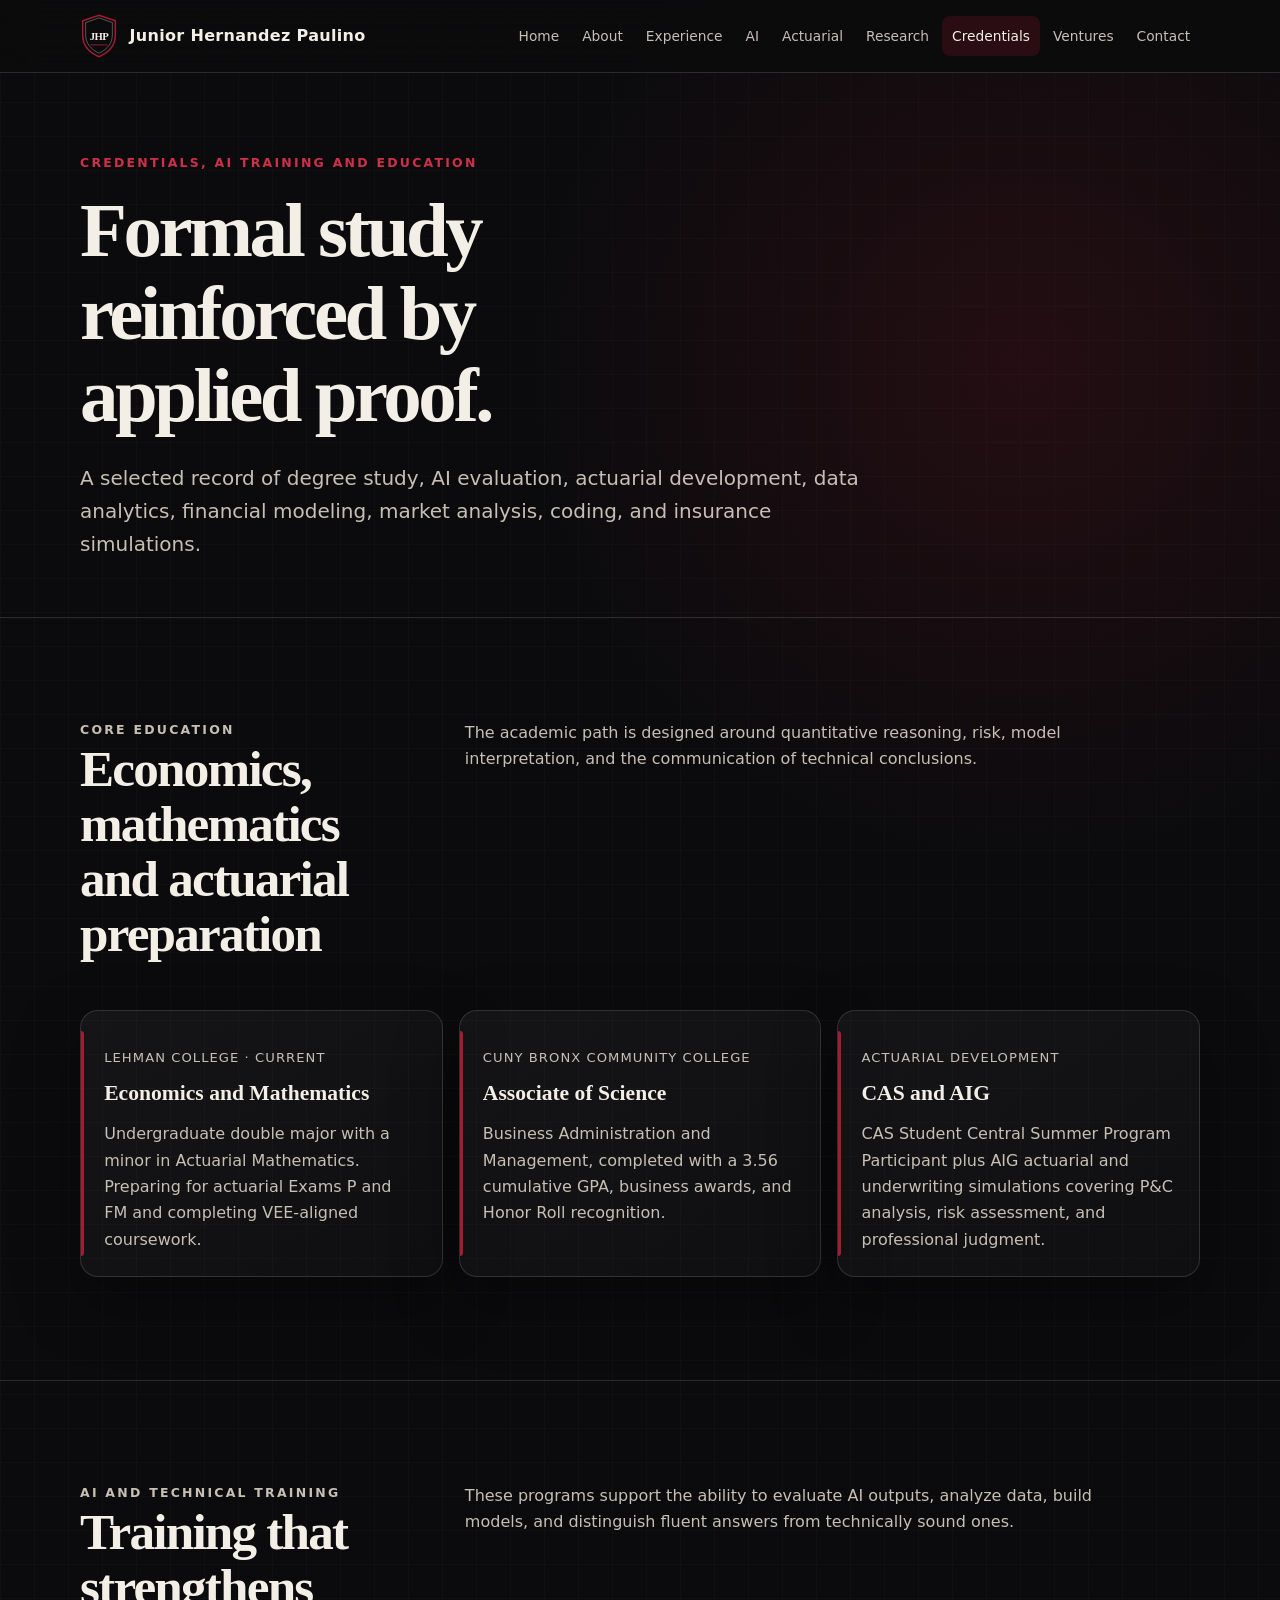
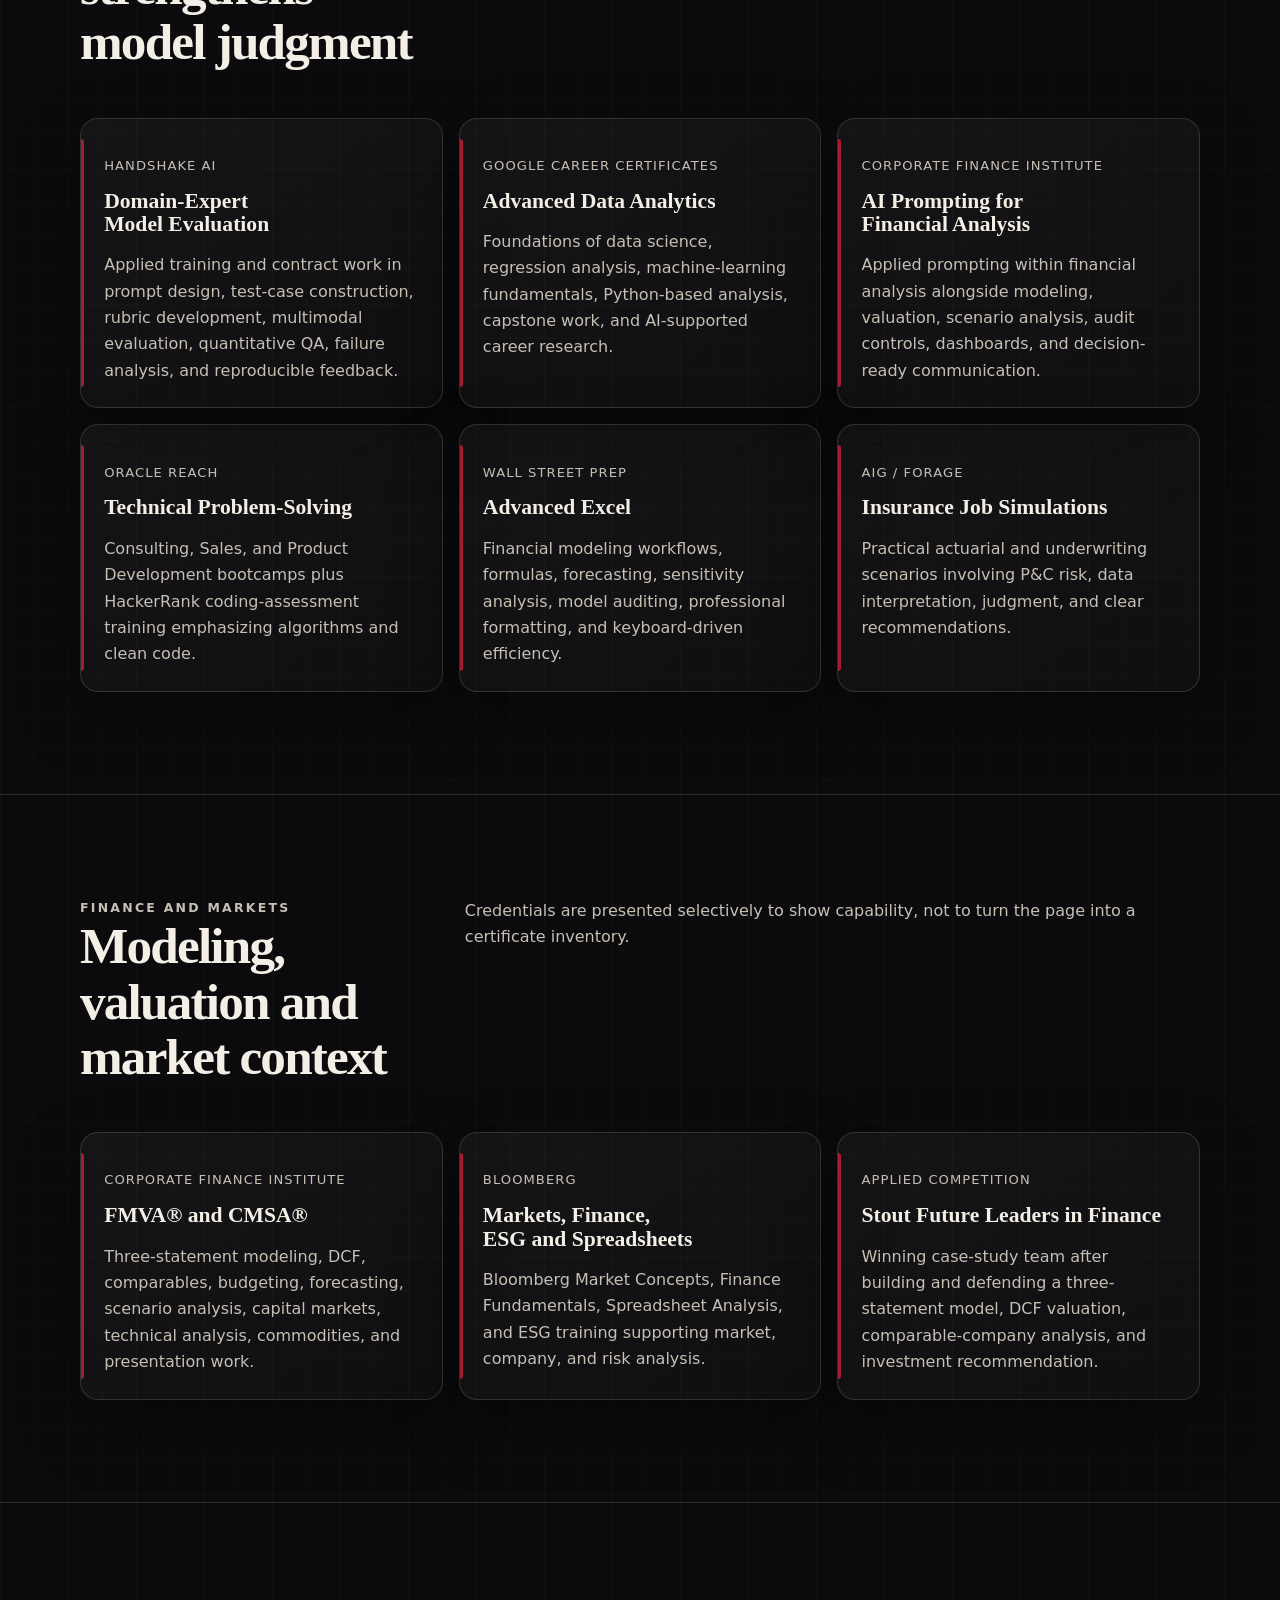
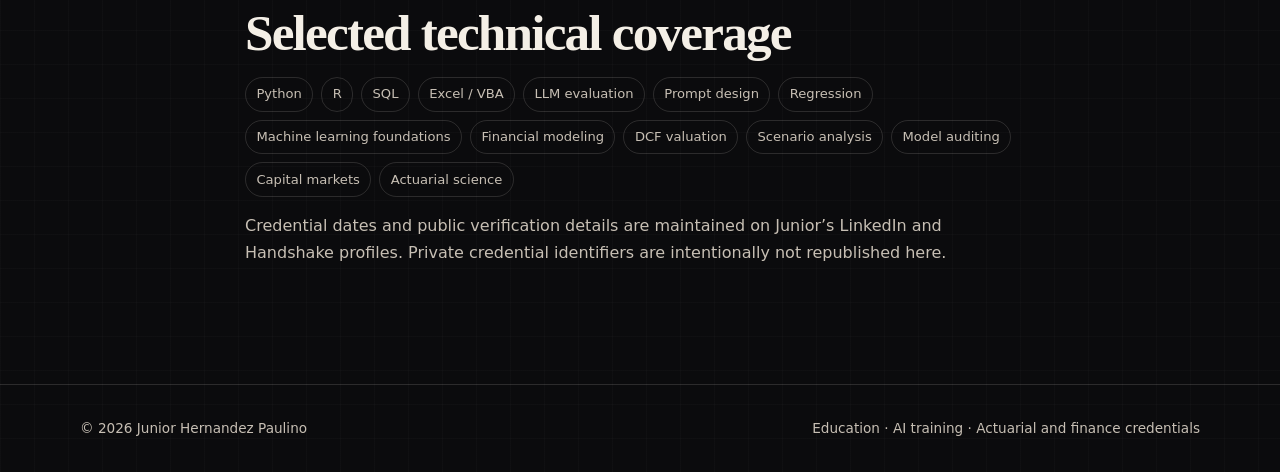
<file: credentials.html>
<!doctype html>
<html lang="en">
<head>
  <meta charset="utf-8">
  <meta name="viewport" content="width=device-width, initial-scale=1">
  <title>Credentials, AI Training and Education | Junior Hernandez Paulino</title>
  <meta name="description" content="Education, AI training, actuarial preparation, finance credentials, data analytics, and technical programs completed by Junior Hernandez Paulino.">
  <link rel="canonical" href="https://junior-hernandez-paulino.github.io/credentials.html">
  <meta property="og:type" content="profile">
  <meta property="og:title" content="Credentials, AI Training and Education | Junior Hernandez Paulino">
  <meta property="og:description" content="AI evaluation, actuarial preparation, data analytics, finance credentials, and quantitative education.">
  <meta property="og:url" content="https://junior-hernandez-paulino.github.io/credentials.html">
  <meta property="og:image" content="https://junior-hernandez-paulino.github.io/assets/junior-hernandez-paulino.webp">
  <link rel="icon" href="/favicon-96.png" type="image/png" sizes="96x96">
  <link rel="icon" href="/favicon-512.png" type="image/png" sizes="512x512">
  <link rel="apple-touch-icon" href="/apple-touch-icon.png" sizes="180x180">
  <link rel="stylesheet" href="assets/styles.css">
</head>
<body>
  <a class="skip-link" href="#main">Skip to main content</a>
  <header class="site-header"><div class="nav-shell">
    <a class="brand" href="index.html"><img src="assets/crest.svg" width="128" height="148" alt=""><span>Junior Hernandez Paulino</span></a>
    <button class="menu-button" type="button" data-menu-button aria-expanded="false" aria-controls="navigation">Menu</button>
    <nav class="navigation" id="navigation" data-navigation aria-label="Primary"><a href="index.html">Home</a><a href="about.html">About</a><a href="experience.html">Experience</a><a href="ai-training.html">AI</a><a href="actuarial.html">Actuarial</a><a href="research.html">Research</a><a aria-current="page" href="credentials.html">Credentials</a><a href="ventures.html">Ventures</a><a href="contact.html">Contact</a></nav>
  </div></header>
  <main id="main">
    <section class="page-hero"><div class="shell"><p class="eyebrow">Credentials, AI training and education</p><h1>Formal study reinforced by applied proof.</h1><p class="lede">A selected record of degree study, AI evaluation, actuarial development, data analytics, financial modeling, market analysis, coding, and insurance simulations.</p></div></section>
    <section class="section"><div class="shell"><div class="section-heading"><div><p class="eyebrow">Core education</p><h2>Economics, mathematics and actuarial preparation</h2></div><p>The academic path is designed around quantitative reasoning, risk, model interpretation, and the communication of technical conclusions.</p></div><div class="cards">
      <article class="card"><p class="kicker">Lehman College · Current</p><h3>Economics and Mathematics</h3><p>Undergraduate double major with a minor in Actuarial Mathematics. Preparing for actuarial Exams P and FM and completing VEE-aligned coursework.</p></article>
      <article class="card"><p class="kicker">CUNY Bronx Community College</p><h3>Associate of Science</h3><p>Business Administration and Management, completed with a 3.56 cumulative GPA, business awards, and Honor Roll recognition.</p></article>
      <article class="card"><p class="kicker">Actuarial development</p><h3>CAS and AIG</h3><p>CAS Student Central Summer Program Participant plus AIG actuarial and underwriting simulations covering P&amp;C analysis, risk assessment, and professional judgment.</p></article>
    </div></div></section>
    <section class="section"><div class="shell"><div class="section-heading"><div><p class="eyebrow">AI and technical training</p><h2>Training that strengthens model judgment</h2></div><p>These programs support the ability to evaluate AI outputs, analyze data, build models, and distinguish fluent answers from technically sound ones.</p></div><div class="cards">
      <article class="card"><p class="kicker">Handshake AI</p><h3>Domain-Expert Model Evaluation</h3><p>Applied training and contract work in prompt design, test-case construction, rubric development, multimodal evaluation, quantitative QA, failure analysis, and reproducible feedback.</p></article>
      <article class="card"><p class="kicker">Google Career Certificates</p><h3>Advanced Data Analytics</h3><p>Foundations of data science, regression analysis, machine-learning fundamentals, Python-based analysis, capstone work, and AI-supported career research.</p></article>
      <article class="card"><p class="kicker">Corporate Finance Institute</p><h3>AI Prompting for Financial Analysis</h3><p>Applied prompting within financial analysis alongside modeling, valuation, scenario analysis, audit controls, dashboards, and decision-ready communication.</p></article>
      <article class="card"><p class="kicker">Oracle REACH</p><h3>Technical Problem-Solving</h3><p>Consulting, Sales, and Product Development bootcamps plus HackerRank coding-assessment training emphasizing algorithms and clean code.</p></article>
      <article class="card"><p class="kicker">Wall Street Prep</p><h3>Advanced Excel</h3><p>Financial modeling workflows, formulas, forecasting, sensitivity analysis, model auditing, professional formatting, and keyboard-driven efficiency.</p></article>
      <article class="card"><p class="kicker">AIG / Forage</p><h3>Insurance Job Simulations</h3><p>Practical actuarial and underwriting scenarios involving P&amp;C risk, data interpretation, judgment, and clear recommendations.</p></article>
    </div></div></section>
    <section class="section"><div class="shell"><div class="section-heading"><div><p class="eyebrow">Finance and markets</p><h2>Modeling, valuation and market context</h2></div><p>Credentials are presented selectively to show capability, not to turn the page into a certificate inventory.</p></div><div class="cards">
      <article class="card"><p class="kicker">Corporate Finance Institute</p><h3>FMVA® and CMSA®</h3><p>Three-statement modeling, DCF, comparables, budgeting, forecasting, scenario analysis, capital markets, technical analysis, commodities, and presentation work.</p></article>
      <article class="card"><p class="kicker">Bloomberg</p><h3>Markets, Finance, ESG and Spreadsheets</h3><p>Bloomberg Market Concepts, Finance Fundamentals, Spreadsheet Analysis, and ESG training supporting market, company, and risk analysis.</p></article>
      <article class="card"><p class="kicker">Applied competition</p><h3>Stout Future Leaders in Finance</h3><p>Winning case-study team after building and defending a three-statement model, DCF valuation, comparable-company analysis, and investment recommendation.</p></article>
    </div></div></section>
    <section class="section"><div class="shell prose"><h2>Selected technical coverage</h2><ul class="tag-list"><li>Python</li><li>R</li><li>SQL</li><li>Excel / VBA</li><li>LLM evaluation</li><li>Prompt design</li><li>Regression</li><li>Machine learning foundations</li><li>Financial modeling</li><li>DCF valuation</li><li>Scenario analysis</li><li>Model auditing</li><li>Capital markets</li><li>Actuarial science</li></ul><p class="muted">Credential dates and public verification details are maintained on Junior’s LinkedIn and Handshake profiles. Private credential identifiers are intentionally not republished here.</p></div></section>
  </main>
  <footer class="site-footer"><div class="shell footer-grid"><span>© <span data-current-year></span> Junior Hernandez Paulino</span><span>Education · AI training · Actuarial and finance credentials</span></div></footer>
  <script src="assets/site.js" defer></script>
</body>
</html>
</file>
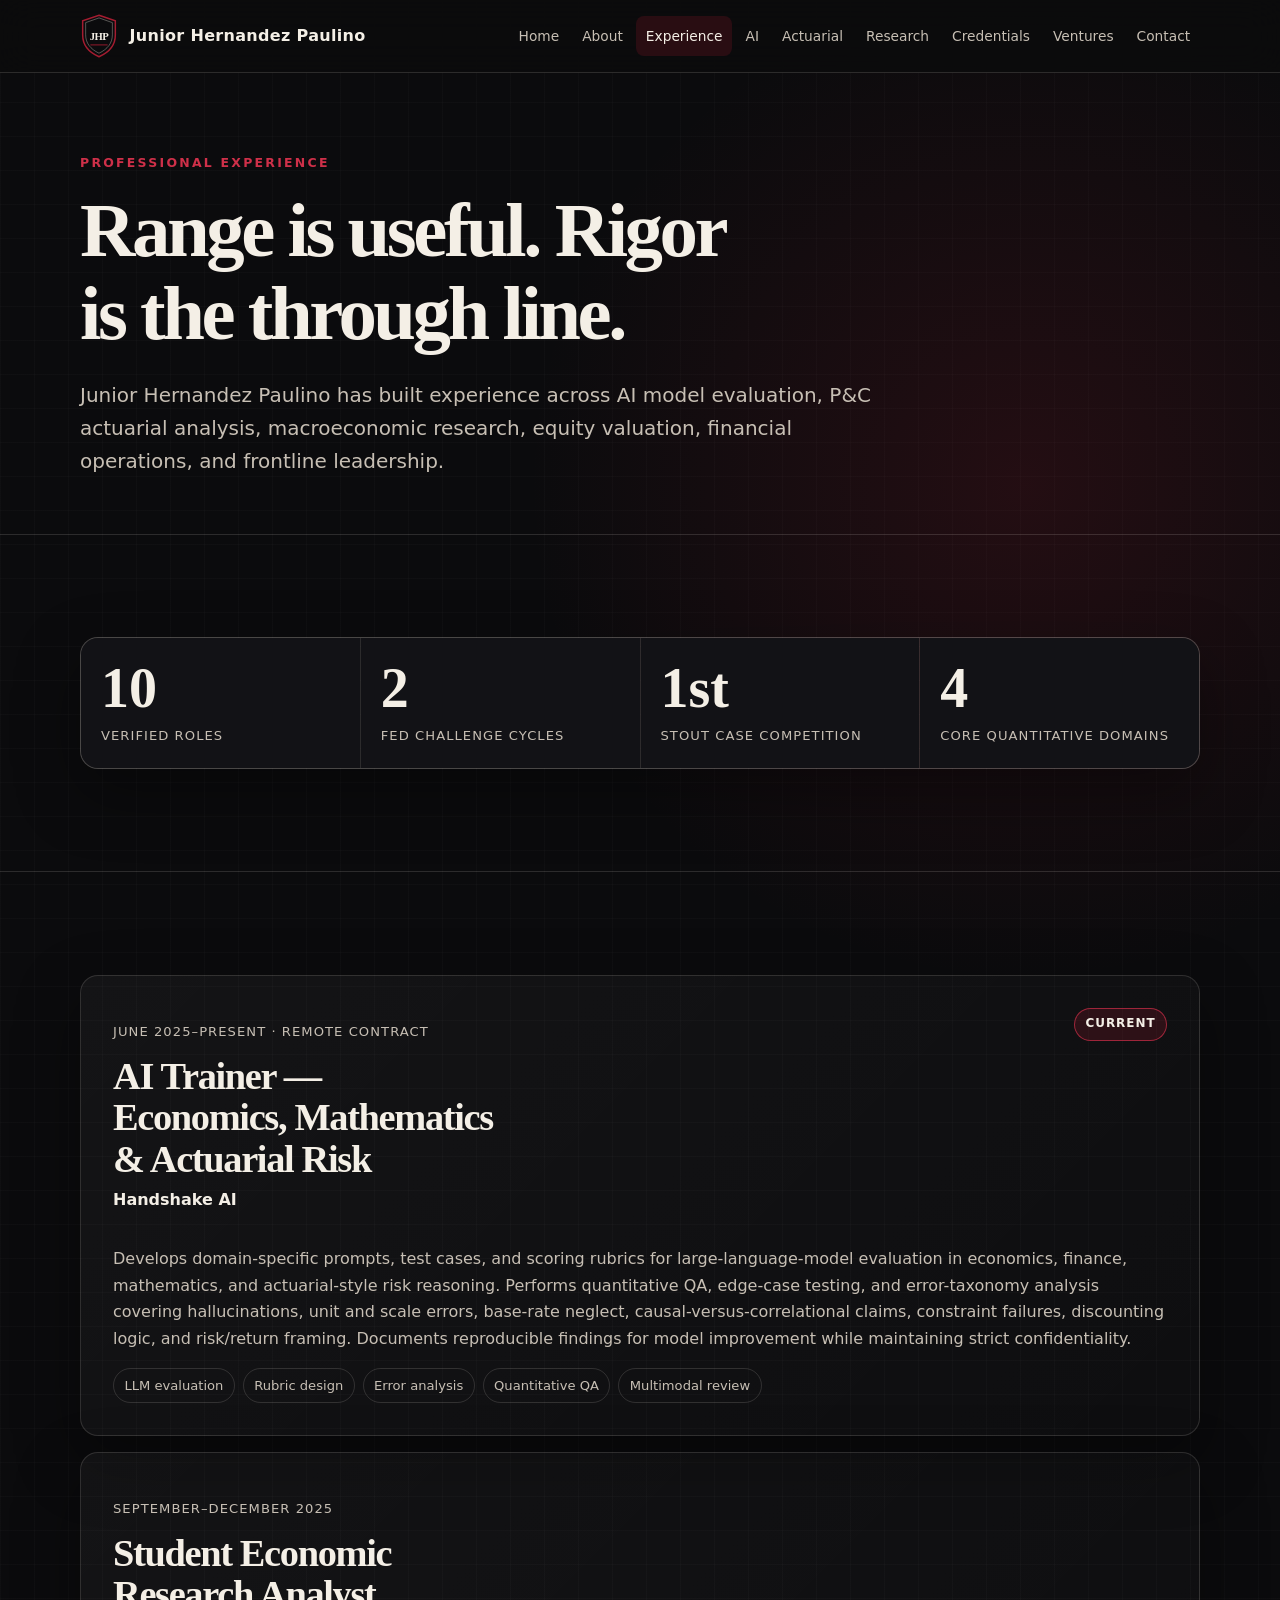
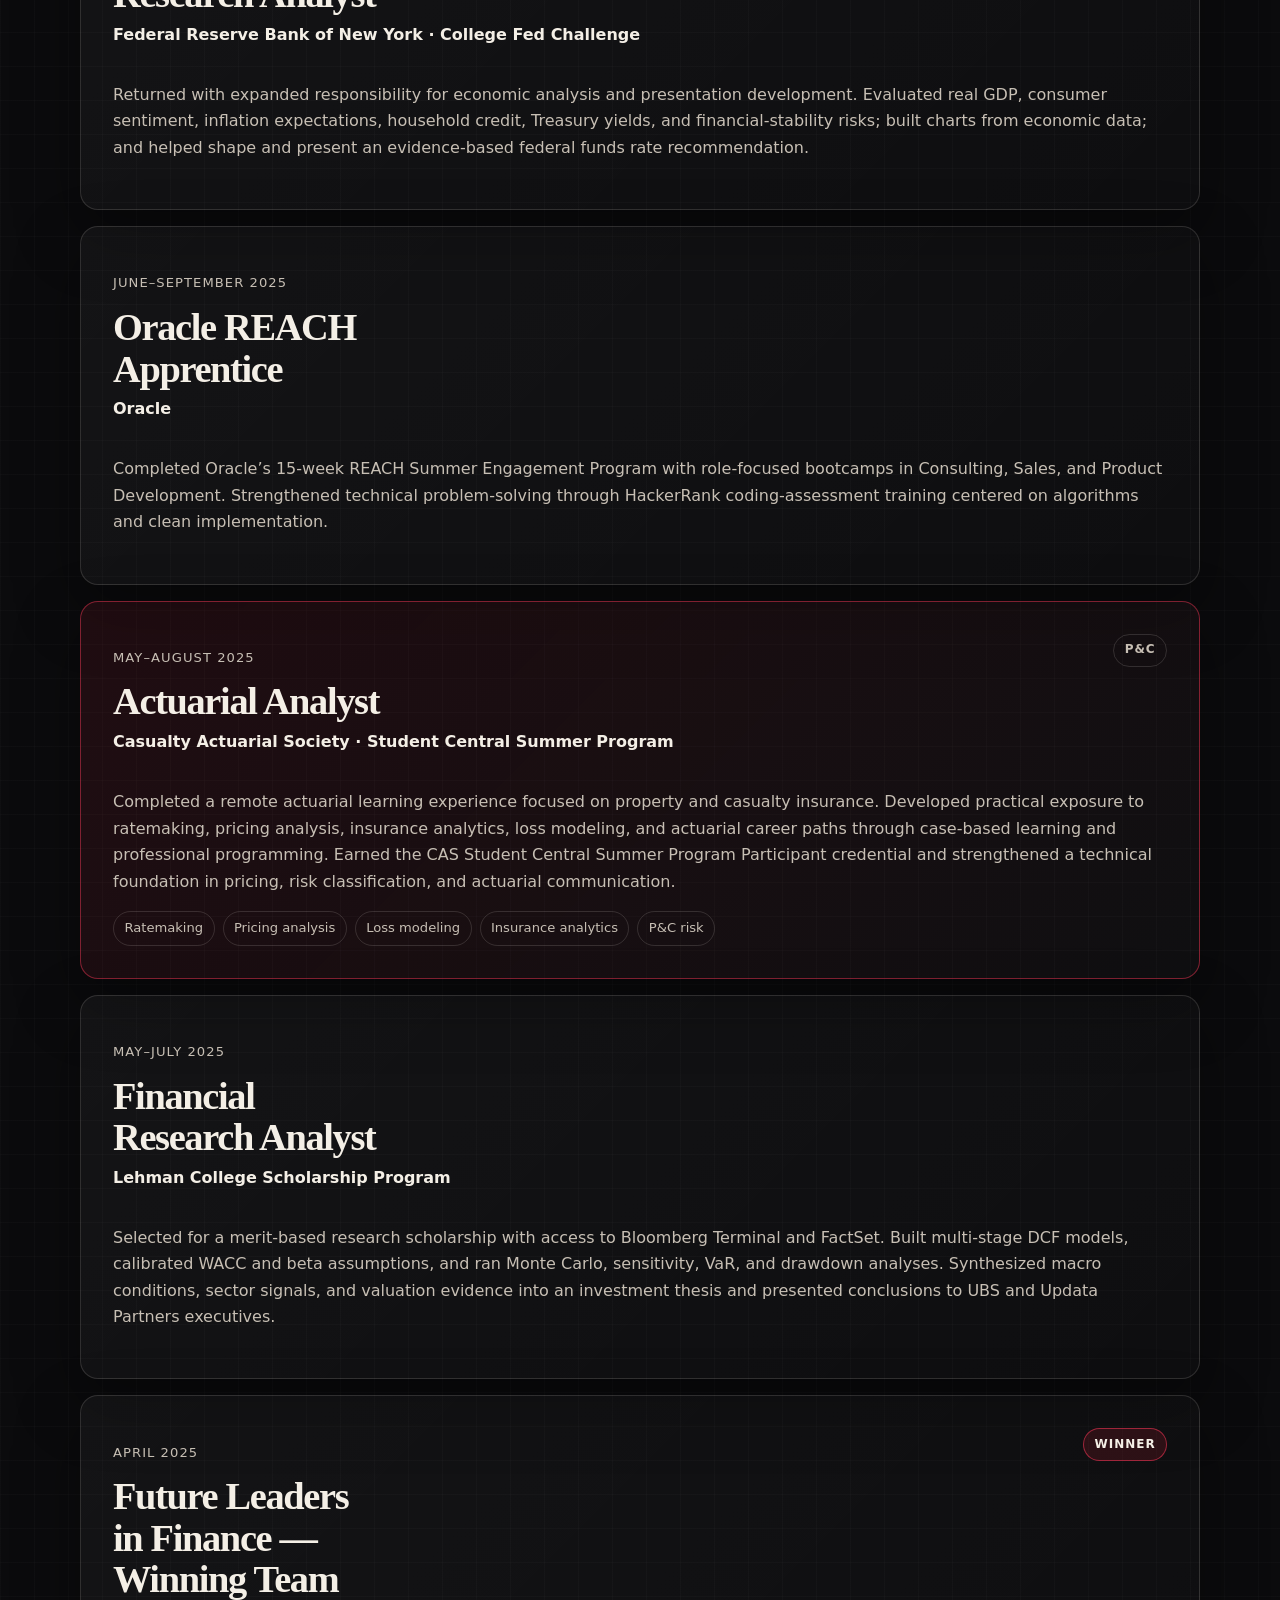
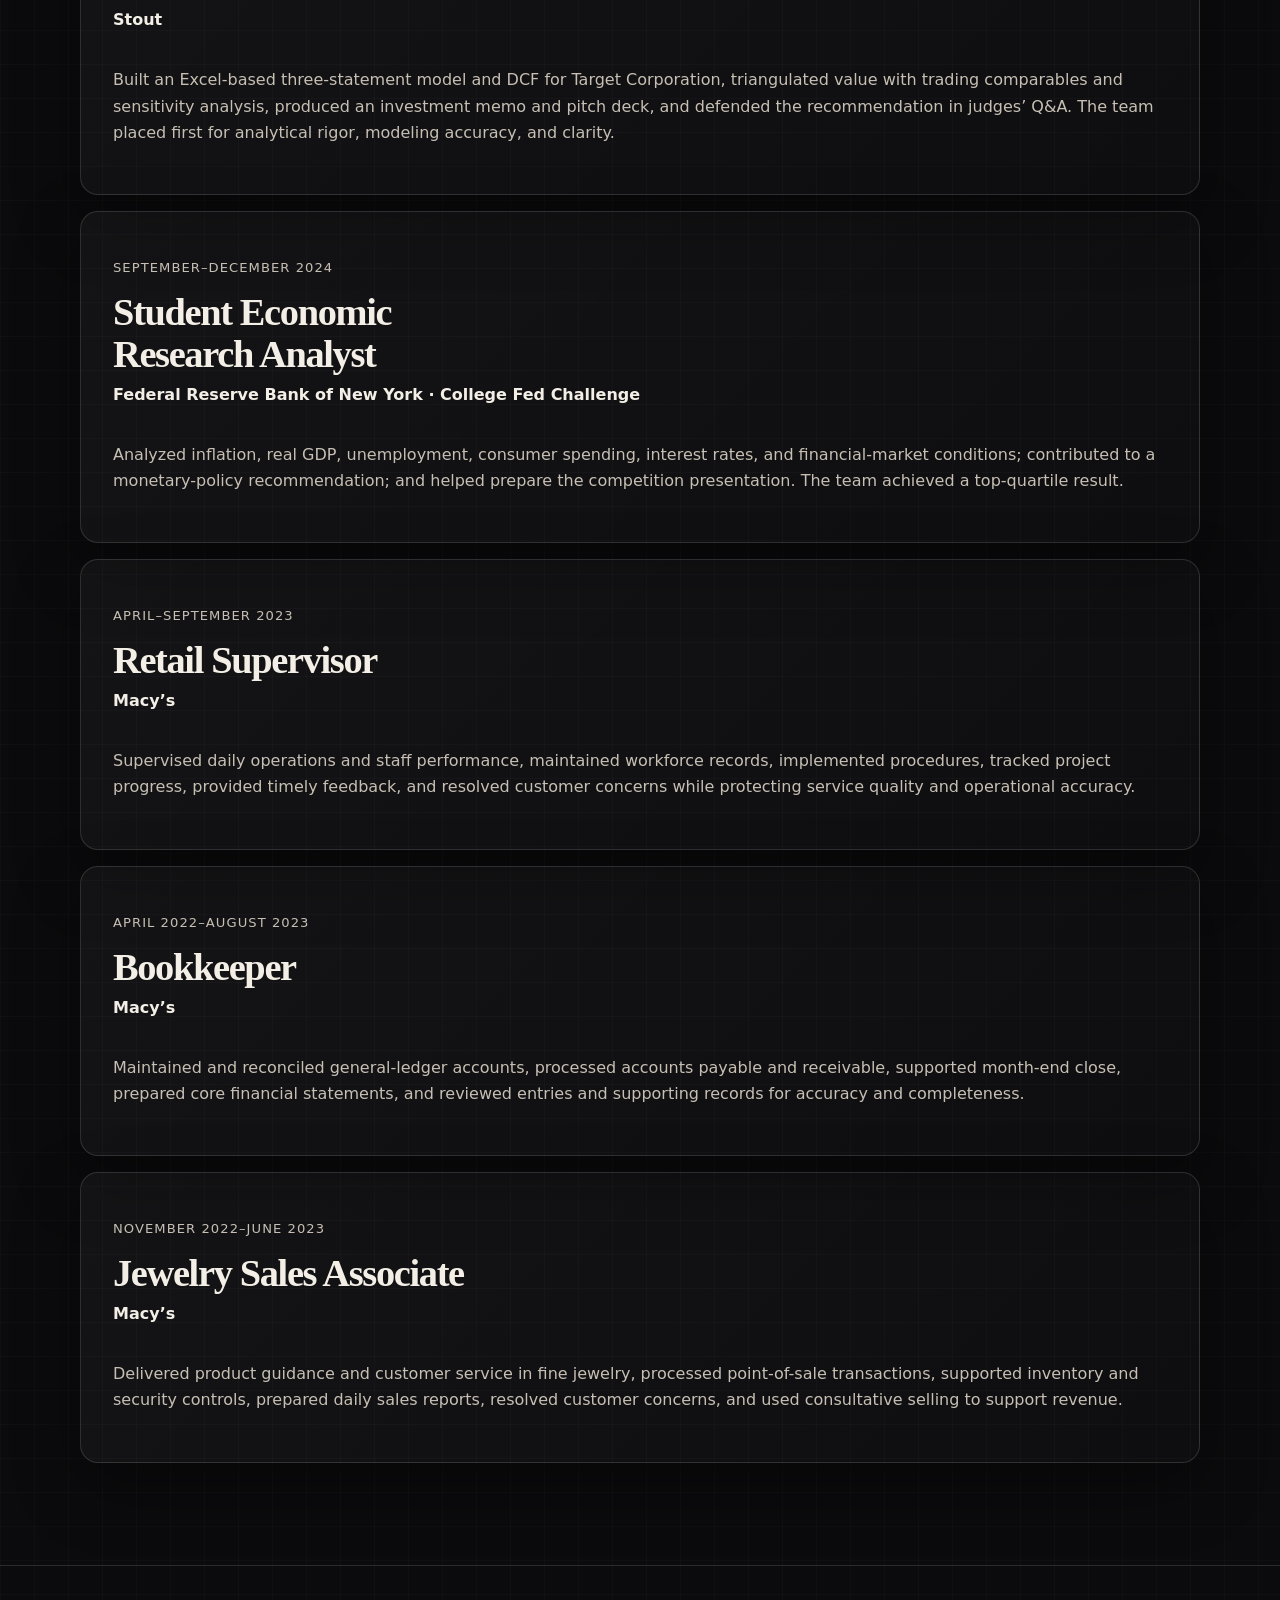
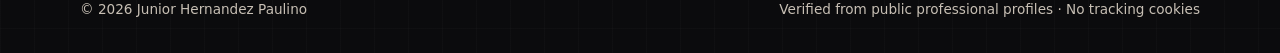
<file: experience.html>
<!doctype html>
<html lang="en">
<head>
  <meta charset="utf-8">
  <meta name="viewport" content="width=device-width, initial-scale=1">
  <title>Professional Experience | Junior Hernandez Paulino</title>
  <meta name="description" content="Professional experience of Junior Hernandez Paulino across AI model evaluation, P&amp;C actuarial analysis, economic research, valuation, financial operations, and leadership.">
  <link rel="canonical" href="https://junior-hernandez-paulino.github.io/experience.html">
  <meta property="og:type" content="profile">
  <meta property="og:title" content="Professional Experience | Junior Hernandez Paulino">
  <meta property="og:description" content="AI evaluation, P&amp;C actuarial training, Federal Reserve Challenge research, financial modeling, and operational leadership.">
  <meta property="og:url" content="https://junior-hernandez-paulino.github.io/experience.html">
  <meta property="og:image" content="https://junior-hernandez-paulino.github.io/assets/junior-hernandez-paulino.webp">
  <link rel="icon" href="/favicon-96.png" type="image/png" sizes="96x96">
  <link rel="icon" href="/favicon-512.png" type="image/png" sizes="512x512">
  <link rel="apple-touch-icon" href="/apple-touch-icon.png" sizes="180x180">
  <link rel="stylesheet" href="assets/styles.css">
</head>
<body>
  <a class="skip-link" href="#main">Skip to main content</a>
  <header class="site-header"><div class="nav-shell">
    <a class="brand" href="index.html"><img src="assets/crest.svg" width="128" height="148" alt=""><span>Junior Hernandez Paulino</span></a>
    <button class="menu-button" type="button" data-menu-button aria-expanded="false" aria-controls="navigation">Menu</button>
    <nav class="navigation" id="navigation" data-navigation aria-label="Primary"><a href="index.html">Home</a><a href="about.html">About</a><a aria-current="page" href="experience.html">Experience</a><a href="ai-training.html">AI</a><a href="actuarial.html">Actuarial</a><a href="research.html">Research</a><a href="credentials.html">Credentials</a><a href="ventures.html">Ventures</a><a href="contact.html">Contact</a></nav>
  </div></header>
  <main id="main">
    <section class="page-hero"><div class="shell"><p class="eyebrow">Professional experience</p><h1>Range is useful. Rigor is the through line.</h1><p class="lede">Junior Hernandez Paulino has built experience across AI model evaluation, P&amp;C actuarial analysis, macroeconomic research, equity valuation, financial operations, and frontline leadership.</p></div></section>
    <section class="section"><div class="shell"><div class="proof-strip" aria-label="Experience highlights"><div><strong>10</strong><span>verified roles</span></div><div><strong>2</strong><span>Fed Challenge cycles</span></div><div><strong>1st</strong><span>Stout case competition</span></div><div><strong>4</strong><span>core quantitative domains</span></div></div></div></section>
    <section class="section"><div class="shell experience-list">
      <article class="role-card"><div class="role-top"><div><p class="kicker">June 2025–Present · Remote contract</p><h2>AI Trainer — Economics, Mathematics &amp; Actuarial Risk</h2><p class="role-org">Handshake AI</p></div><span class="status-badge live">Current</span></div><p>Develops domain-specific prompts, test cases, and scoring rubrics for large-language-model evaluation in economics, finance, mathematics, and actuarial-style risk reasoning. Performs quantitative QA, edge-case testing, and error-taxonomy analysis covering hallucinations, unit and scale errors, base-rate neglect, causal-versus-correlational claims, constraint failures, discounting logic, and risk/return framing. Documents reproducible findings for model improvement while maintaining strict confidentiality.</p><ul class="tag-list"><li>LLM evaluation</li><li>Rubric design</li><li>Error analysis</li><li>Quantitative QA</li><li>Multimodal review</li></ul></article>
      <article class="role-card"><div class="role-top"><div><p class="kicker">September–December 2025</p><h2>Student Economic Research Analyst</h2><p class="role-org">Federal Reserve Bank of New York · College Fed Challenge</p></div></div><p>Returned with expanded responsibility for economic analysis and presentation development. Evaluated real GDP, consumer sentiment, inflation expectations, household credit, Treasury yields, and financial-stability risks; built charts from economic data; and helped shape and present an evidence-based federal funds rate recommendation.</p></article>
      <article class="role-card"><div class="role-top"><div><p class="kicker">June–September 2025</p><h2>Oracle REACH Apprentice</h2><p class="role-org">Oracle</p></div></div><p>Completed Oracle’s 15-week REACH Summer Engagement Program with role-focused bootcamps in Consulting, Sales, and Product Development. Strengthened technical problem-solving through HackerRank coding-assessment training centered on algorithms and clean implementation.</p></article>
      <article class="role-card featured-role"><div class="role-top"><div><p class="kicker">May–August 2025</p><h2>Actuarial Analyst</h2><p class="role-org">Casualty Actuarial Society · Student Central Summer Program</p></div><span class="status-badge">P&amp;C</span></div><p>Completed a remote actuarial learning experience focused on property and casualty insurance. Developed practical exposure to ratemaking, pricing analysis, insurance analytics, loss modeling, and actuarial career paths through case-based learning and professional programming. Earned the CAS Student Central Summer Program Participant credential and strengthened a technical foundation in pricing, risk classification, and actuarial communication.</p><ul class="tag-list"><li>Ratemaking</li><li>Pricing analysis</li><li>Loss modeling</li><li>Insurance analytics</li><li>P&amp;C risk</li></ul></article>
      <article class="role-card"><div class="role-top"><div><p class="kicker">May–July 2025</p><h2>Financial Research Analyst</h2><p class="role-org">Lehman College Scholarship Program</p></div></div><p>Selected for a merit-based research scholarship with access to Bloomberg Terminal and FactSet. Built multi-stage DCF models, calibrated WACC and beta assumptions, and ran Monte Carlo, sensitivity, VaR, and drawdown analyses. Synthesized macro conditions, sector signals, and valuation evidence into an investment thesis and presented conclusions to UBS and Updata Partners executives.</p></article>
      <article class="role-card"><div class="role-top"><div><p class="kicker">April 2025</p><h2>Future Leaders in Finance — Winning Team</h2><p class="role-org">Stout</p></div><span class="status-badge win">Winner</span></div><p>Built an Excel-based three-statement model and DCF for Target Corporation, triangulated value with trading comparables and sensitivity analysis, produced an investment memo and pitch deck, and defended the recommendation in judges’ Q&amp;A. The team placed first for analytical rigor, modeling accuracy, and clarity.</p></article>
      <article class="role-card"><div class="role-top"><div><p class="kicker">September–December 2024</p><h2>Student Economic Research Analyst</h2><p class="role-org">Federal Reserve Bank of New York · College Fed Challenge</p></div></div><p>Analyzed inflation, real GDP, unemployment, consumer spending, interest rates, and financial-market conditions; contributed to a monetary-policy recommendation; and helped prepare the competition presentation. The team achieved a top-quartile result.</p></article>
      <article class="role-card"><div class="role-top"><div><p class="kicker">April–September 2023</p><h2>Retail Supervisor</h2><p class="role-org">Macy’s</p></div></div><p>Supervised daily operations and staff performance, maintained workforce records, implemented procedures, tracked project progress, provided timely feedback, and resolved customer concerns while protecting service quality and operational accuracy.</p></article>
      <article class="role-card"><div class="role-top"><div><p class="kicker">April 2022–August 2023</p><h2>Bookkeeper</h2><p class="role-org">Macy’s</p></div></div><p>Maintained and reconciled general-ledger accounts, processed accounts payable and receivable, supported month-end close, prepared core financial statements, and reviewed entries and supporting records for accuracy and completeness.</p></article>
      <article class="role-card"><div class="role-top"><div><p class="kicker">November 2022–June 2023</p><h2>Jewelry Sales Associate</h2><p class="role-org">Macy’s</p></div></div><p>Delivered product guidance and customer service in fine jewelry, processed point-of-sale transactions, supported inventory and security controls, prepared daily sales reports, resolved customer concerns, and used consultative selling to support revenue.</p></article>
    </div></section>
  </main>
  <footer class="site-footer"><div class="shell footer-grid"><span>© <span data-current-year></span> Junior Hernandez Paulino</span><span>Verified from public professional profiles · No tracking cookies</span></div></footer>
  <script src="assets/site.js" defer></script>
</body>
</html>
</file>
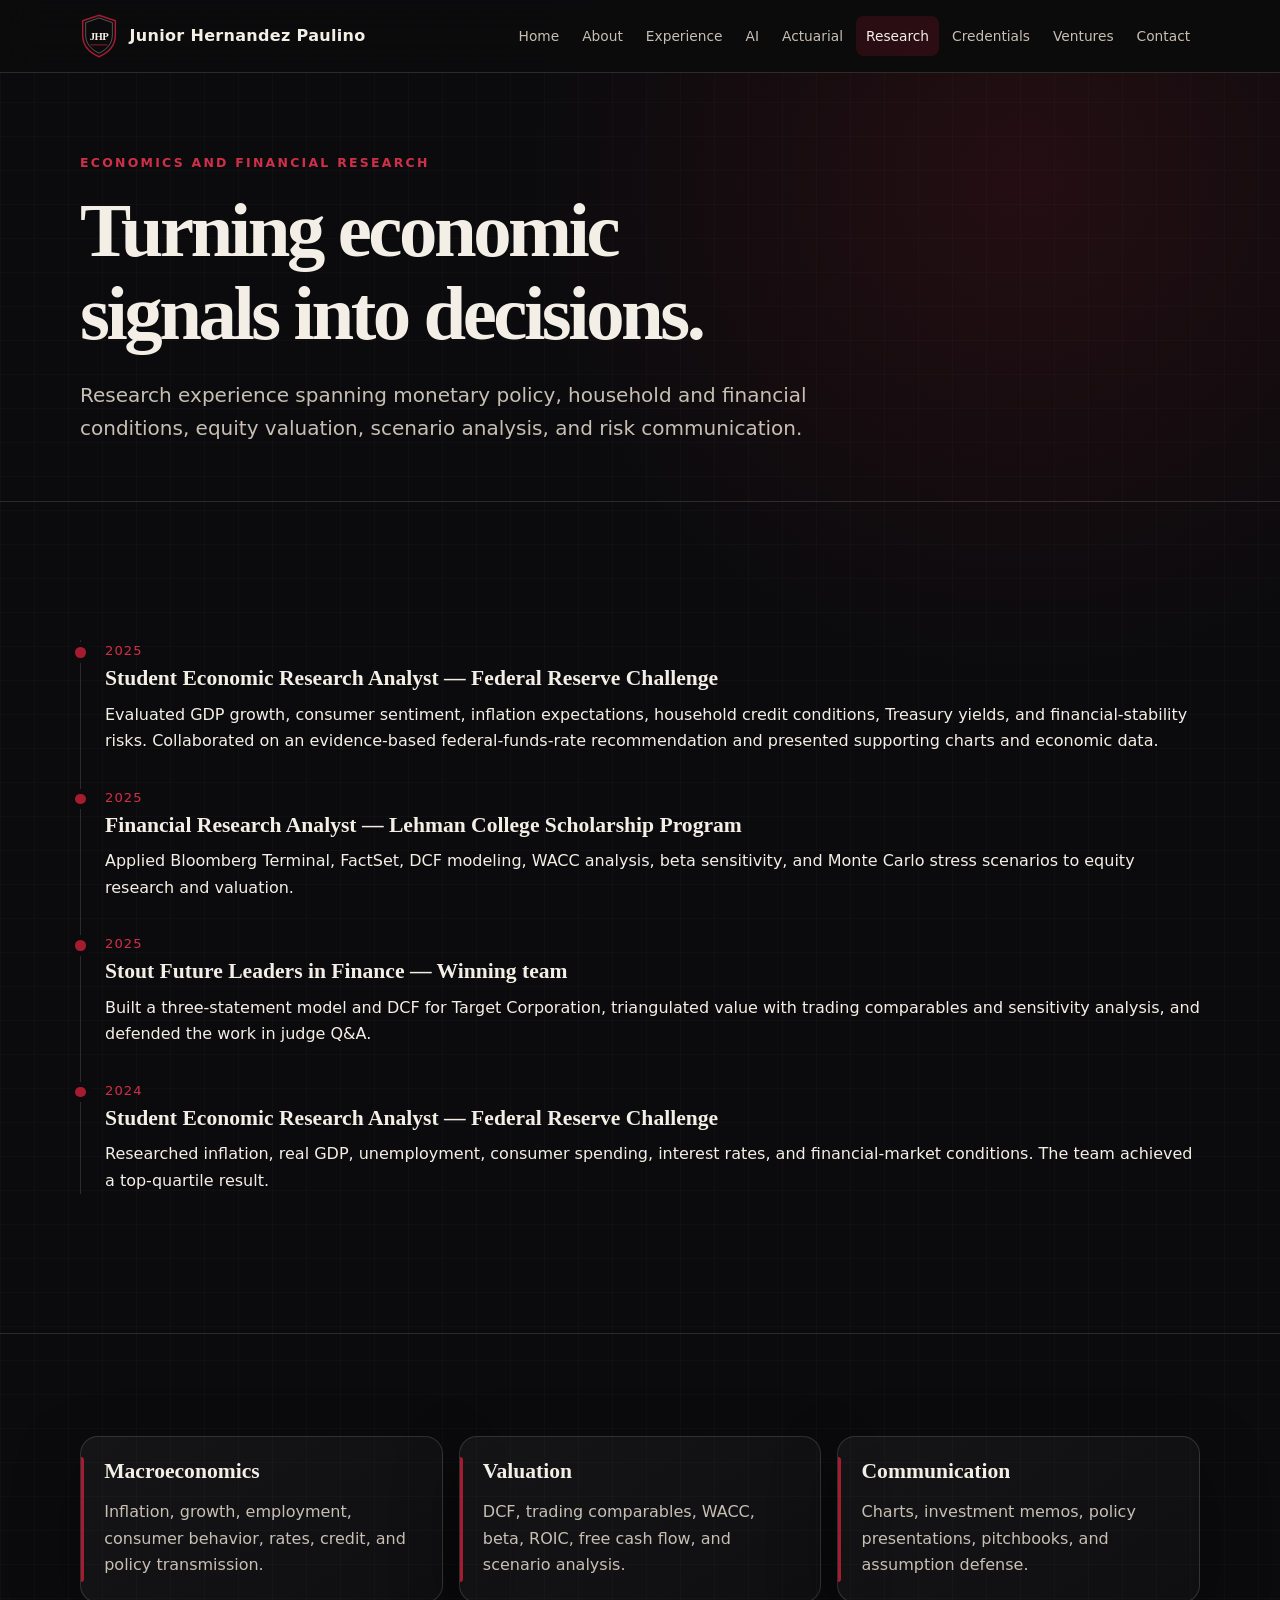
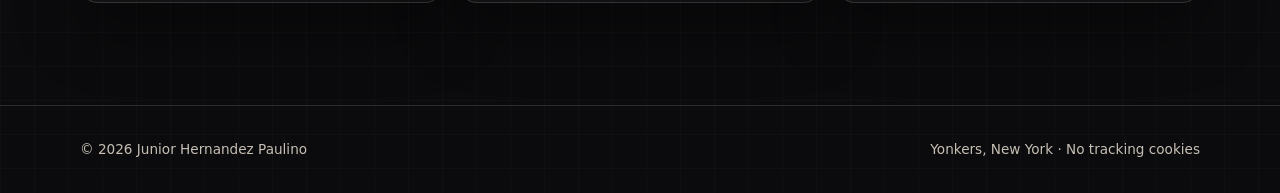
<file: research.html>
<!doctype html>
<html lang="en"><head><meta charset="utf-8"><meta name="viewport" content="width=device-width, initial-scale=1"><title>Economics and Financial Research | Junior Hernandez Paulino</title><meta name="description" content="Economics, monetary-policy, valuation, and financial-risk research by Junior Hernandez Paulino."><link rel="canonical" href="https://junior-hernandez-paulino.github.io/research.html"><meta property="og:type" content="article"><meta property="og:title" content="Economics and Financial Research | Junior Hernandez Paulino"><meta property="og:description" content="Economics, monetary-policy, valuation, and financial-risk research by Junior Hernandez Paulino."><meta property="og:url" content="https://junior-hernandez-paulino.github.io/research.html"><meta property="og:image" content="https://junior-hernandez-paulino.github.io/assets/junior-hernandez-paulino.webp"><link rel="icon" href="/favicon-96.png" type="image/png" sizes="96x96"><link rel="icon" href="/favicon-512.png" type="image/png" sizes="512x512"><link rel="apple-touch-icon" href="/apple-touch-icon.png" sizes="180x180"><link rel="stylesheet" href="assets/styles.css"></head>
<body><a class="skip-link" href="#main">Skip to main content</a><header class="site-header"><div class="nav-shell"><a class="brand" href="index.html"><img src="assets/crest.svg" width="128" height="148" alt=""><span>Junior Hernandez Paulino</span></a><button class="menu-button" type="button" data-menu-button aria-expanded="false" aria-controls="navigation">Menu</button><nav class="navigation" id="navigation" data-navigation aria-label="Primary"><a href="index.html">Home</a><a href="about.html">About</a><a href="experience.html">Experience</a><a href="ai-training.html">AI</a><a href="actuarial.html">Actuarial</a><a aria-current="page" href="research.html">Research</a><a href="credentials.html">Credentials</a><a href="ventures.html">Ventures</a><a href="contact.html">Contact</a></nav></div></header>
<main id="main"><section class="page-hero"><div class="shell"><p class="eyebrow">Economics and financial research</p><h1>Turning economic signals into decisions.</h1><p class="lede">Research experience spanning monetary policy, household and financial conditions, equity valuation, scenario analysis, and risk communication.</p></div></section><section class="section"><div class="shell"><div class="timeline"><article><p class="kicker">2025</p><h3>Student Economic Research Analyst — Federal Reserve Challenge</h3><p>Evaluated GDP growth, consumer sentiment, inflation expectations, household credit conditions, Treasury yields, and financial-stability risks. Collaborated on an evidence-based federal-funds-rate recommendation and presented supporting charts and economic data.</p></article><article><p class="kicker">2025</p><h3>Financial Research Analyst — Lehman College Scholarship Program</h3><p>Applied Bloomberg Terminal, FactSet, DCF modeling, WACC analysis, beta sensitivity, and Monte Carlo stress scenarios to equity research and valuation.</p></article><article><p class="kicker">2025</p><h3>Stout Future Leaders in Finance — Winning team</h3><p>Built a three-statement model and DCF for Target Corporation, triangulated value with trading comparables and sensitivity analysis, and defended the work in judge Q&amp;A.</p></article><article><p class="kicker">2024</p><h3>Student Economic Research Analyst — Federal Reserve Challenge</h3><p>Researched inflation, real GDP, unemployment, consumer spending, interest rates, and financial-market conditions. The team achieved a top-quartile result.</p></article></div></div></section><section class="section"><div class="shell"><div class="cards"><article class="card"><h3>Macroeconomics</h3><p>Inflation, growth, employment, consumer behavior, rates, credit, and policy transmission.</p></article><article class="card"><h3>Valuation</h3><p>DCF, trading comparables, WACC, beta, ROIC, free cash flow, and scenario analysis.</p></article><article class="card"><h3>Communication</h3><p>Charts, investment memos, policy presentations, pitchbooks, and assumption defense.</p></article></div></div></section></main>
<footer class="site-footer"><div class="shell footer-grid"><span>© <span data-current-year></span> Junior Hernandez Paulino</span><span>Yonkers, New York · No tracking cookies</span></div></footer><script src="assets/site.js" defer></script></body></html>
</file>
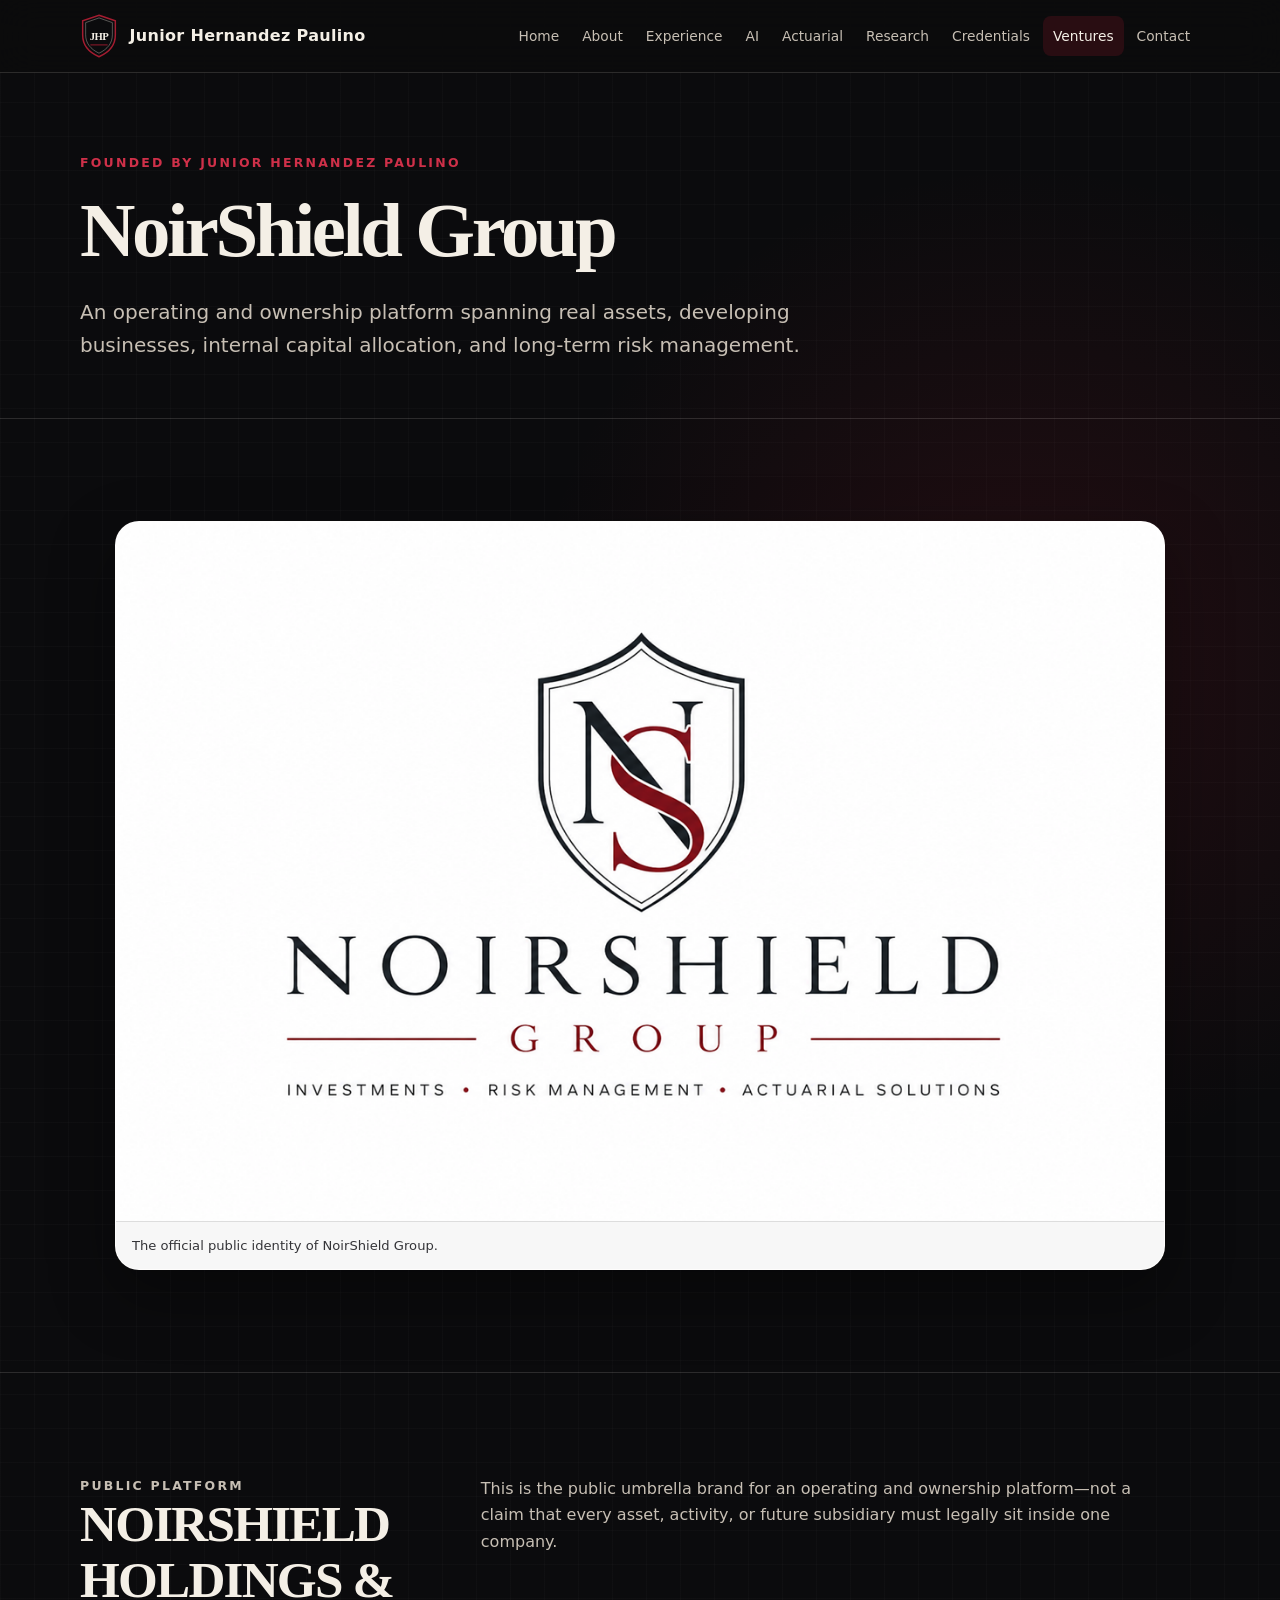
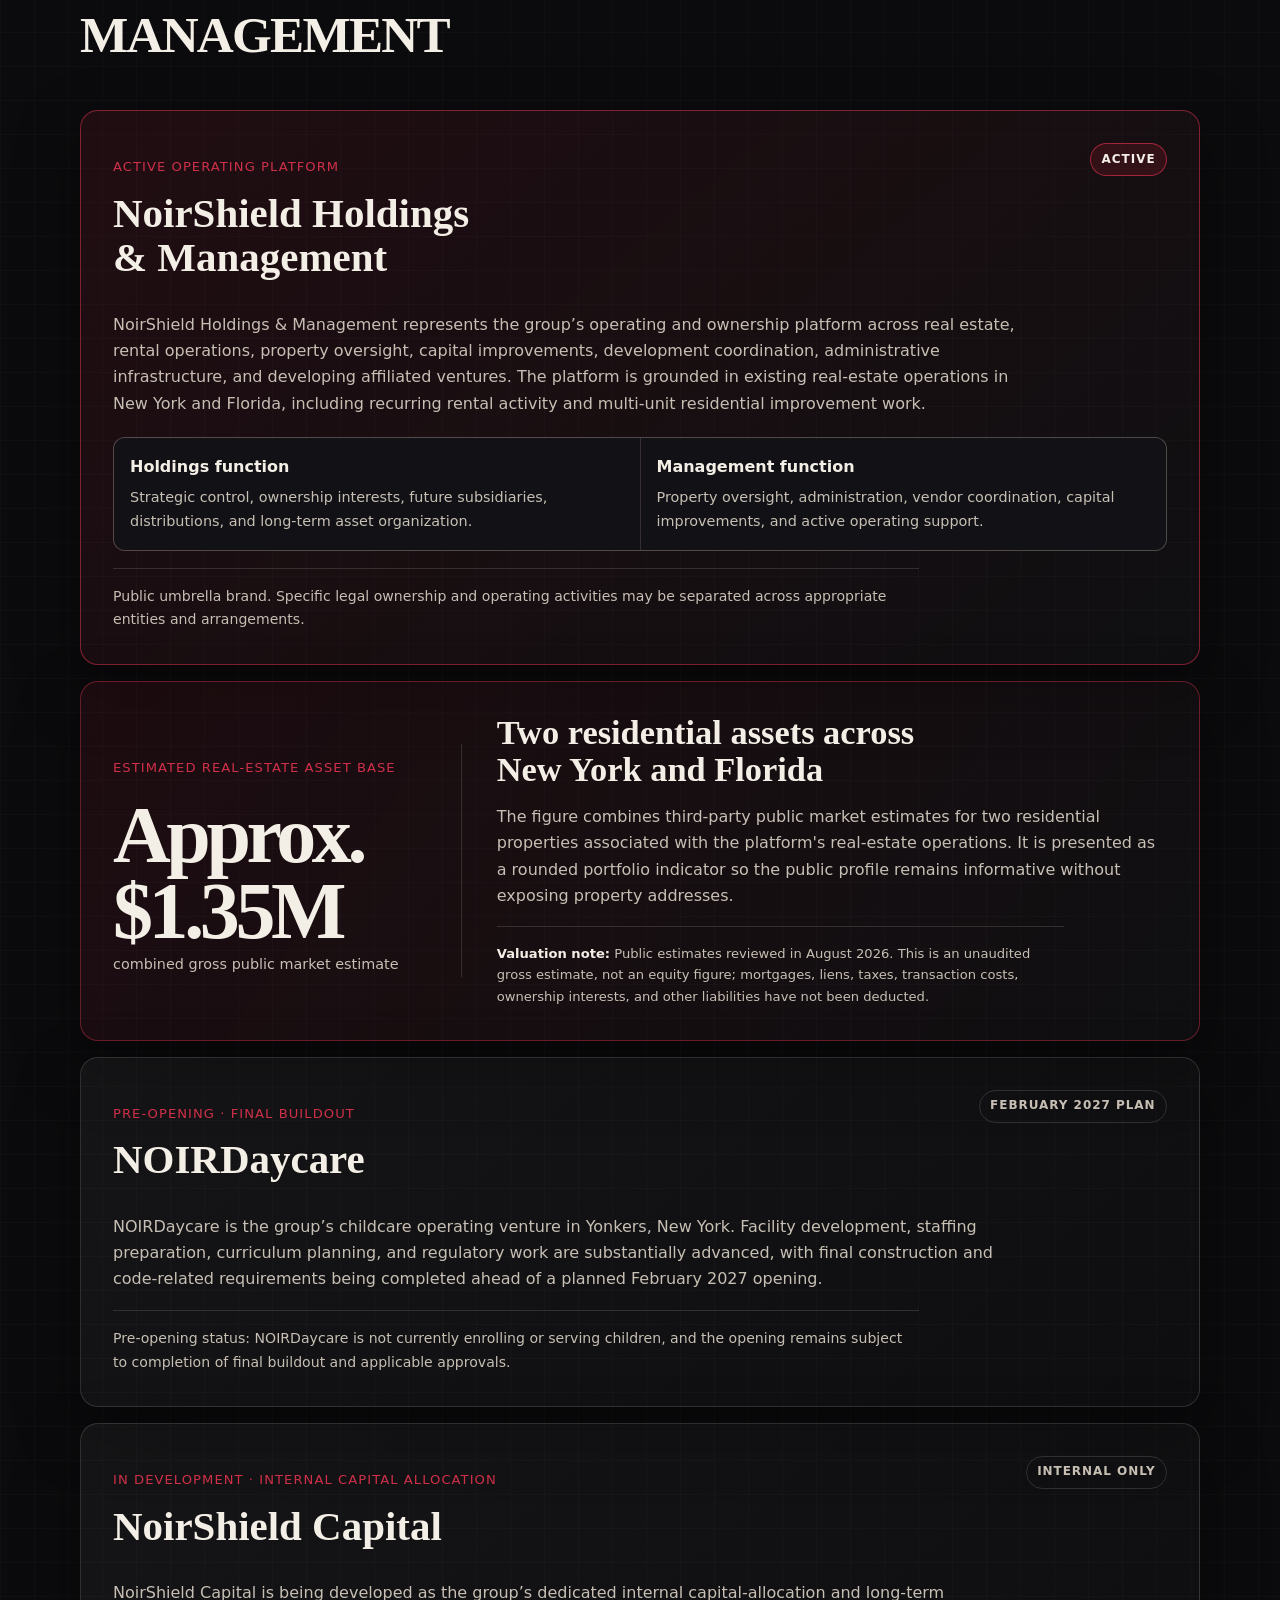
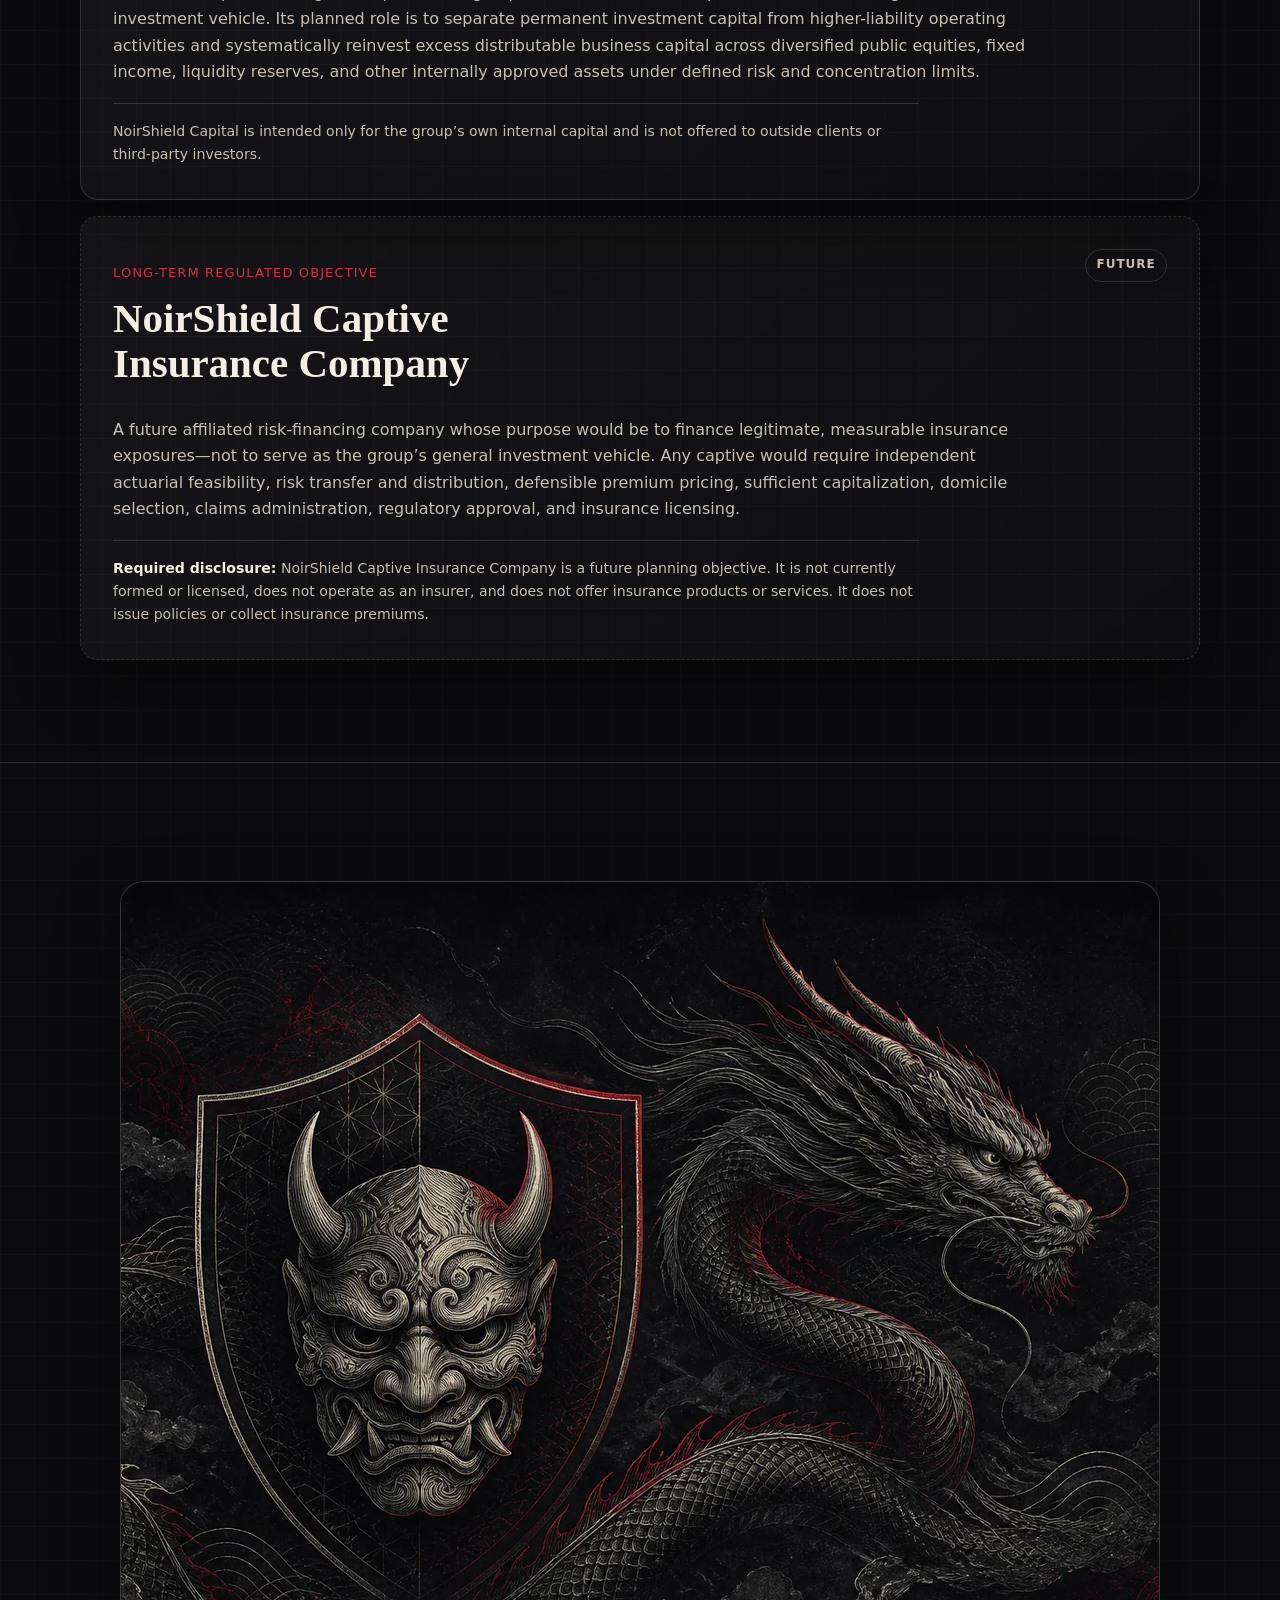
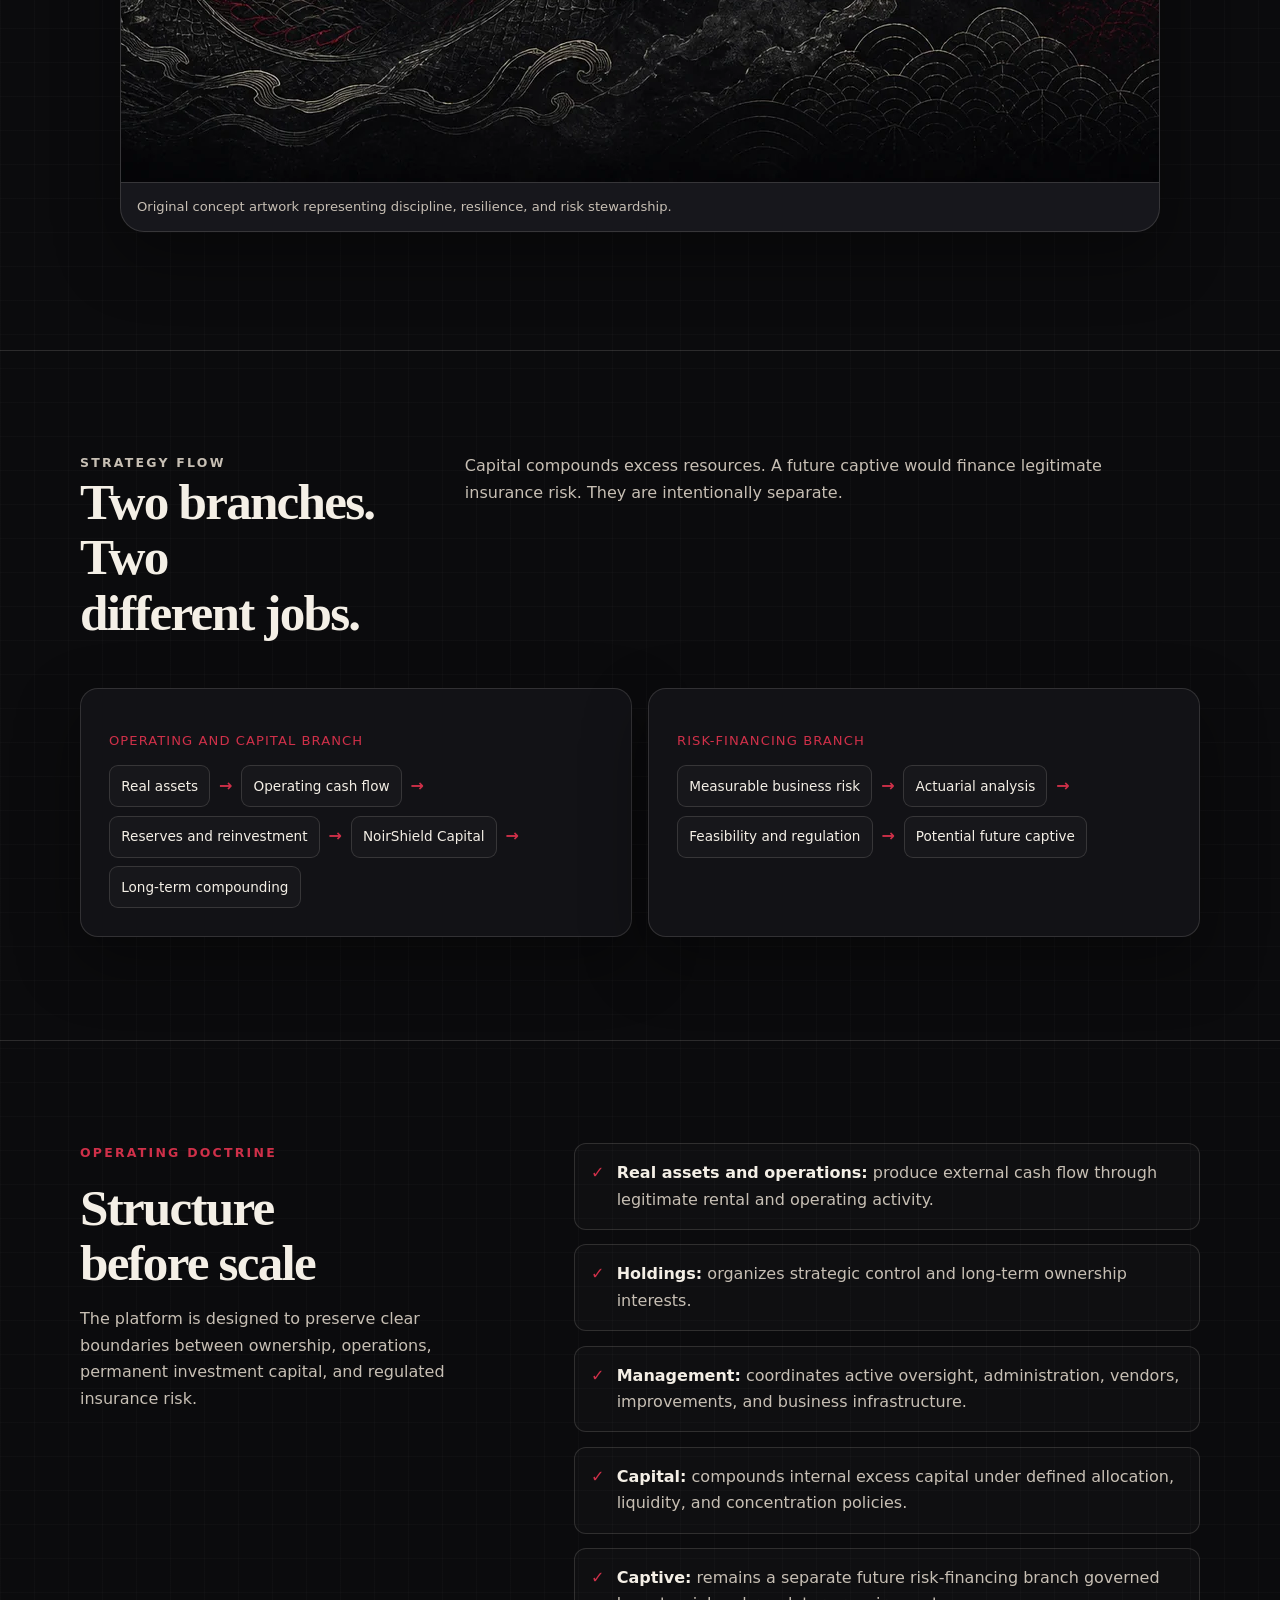
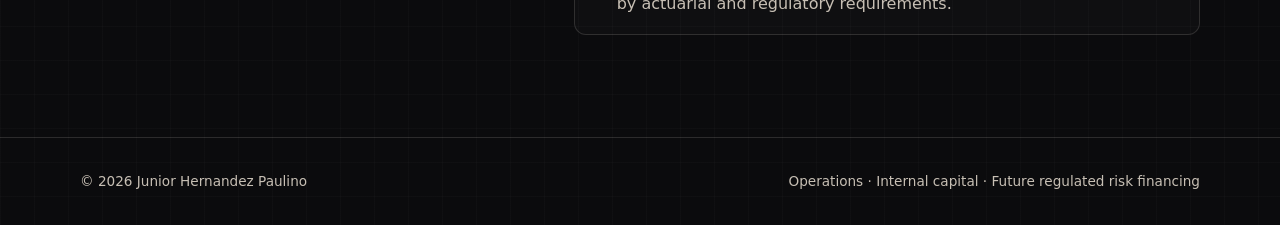
<file: ventures.html>
<!doctype html>
<html lang="en">
<head>
  <meta charset="utf-8">
  <meta name="viewport" content="width=device-width, initial-scale=1">
  <title>NoirShield Group | Real Estate, Operating Ventures and Risk</title>
  <meta name="description" content="Founded by Junior Hernandez Paulino, NoirShield Group is the public umbrella brand for real-estate operations, property oversight, NOIRDaycare development, internal capital allocation, and long-term risk management.">
  <link rel="canonical" href="https://junior-hernandez-paulino.github.io/ventures.html">
  <meta property="og:type" content="article">
  <meta property="og:title" content="NoirShield Group | Founded by Junior Hernandez Paulino">
  <meta property="og:description" content="Real assets. Operating businesses. Disciplined capital allocation. Long-term risk management.">
  <meta property="og:url" content="https://junior-hernandez-paulino.github.io/ventures.html">
  <meta property="og:image" content="https://junior-hernandez-paulino.github.io/assets/noirshield-group-logo.png">
  <link rel="icon" href="/favicon-96.png" type="image/png" sizes="96x96">
  <link rel="icon" href="/favicon-512.png" type="image/png" sizes="512x512">
  <link rel="apple-touch-icon" href="/apple-touch-icon.png" sizes="180x180">
  <link rel="stylesheet" href="assets/styles.css">
</head>
<body>
  <a class="skip-link" href="#main">Skip to main content</a>
  <header class="site-header"><div class="nav-shell">
    <a class="brand" href="index.html"><img src="assets/crest.svg" width="128" height="148" alt=""><span>Junior Hernandez Paulino</span></a>
    <button class="menu-button" type="button" data-menu-button aria-expanded="false" aria-controls="navigation">Menu</button>
    <nav class="navigation" id="navigation" data-navigation aria-label="Primary"><a href="index.html">Home</a><a href="about.html">About</a><a href="experience.html">Experience</a><a href="ai-training.html">AI</a><a href="actuarial.html">Actuarial</a><a href="research.html">Research</a><a href="credentials.html">Credentials</a><a aria-current="page" href="ventures.html">Ventures</a><a href="contact.html">Contact</a></nav>
  </div></header>
  <main id="main">
    <section class="page-hero"><div class="shell"><p class="eyebrow">Founded by Junior Hernandez Paulino</p><h1>NoirShield Group</h1><p class="lede">An operating and ownership platform spanning real assets, developing businesses, internal capital allocation, and long-term risk management.</p></div></section>
    <section class="section"><div class="shell"><figure class="brand-logo-panel brand-logo-wide"><img src="assets/noirshield-group-logo.png" width="1200" height="800" alt="NoirShield Group shield logo"><figcaption>The official public identity of NoirShield Group.</figcaption></figure></div></section>

    <section class="section"><div class="shell">
      <div class="section-heading"><div><p class="eyebrow">Public platform</p><h2>NOIRSHIELD HOLDINGS &amp; MANAGEMENT</h2></div><p>This is the public umbrella brand for an operating and ownership platform—not a claim that every asset, activity, or future subsidiary must legally sit inside one company.</p></div>
      <div class="venture-stack">
        <article class="venture-card venture-primary">
          <div class="venture-heading"><div><p class="kicker">Active operating platform</p><h3>NoirShield Holdings &amp; Management</h3></div><span class="status-badge live">Active</span></div>
          <p>NoirShield Holdings &amp; Management represents the group’s operating and ownership platform across real estate, rental operations, property oversight, capital improvements, development coordination, administrative infrastructure, and developing affiliated ventures. The platform is grounded in existing real-estate operations in New York and Florida, including recurring rental activity and multi-unit residential improvement work.</p>
          <div class="function-grid"><div><strong>Holdings function</strong><span>Strategic control, ownership interests, future subsidiaries, distributions, and long-term asset organization.</span></div><div><strong>Management function</strong><span>Property oversight, administration, vendor coordination, capital improvements, and active operating support.</span></div></div>
          <p class="venture-footnote">Public umbrella brand. Specific legal ownership and operating activities may be separated across appropriate entities and arrangements.</p>
        </article>

        <aside class="asset-summary" aria-labelledby="asset-base-title">
          <div class="asset-metric">
            <p class="kicker">Estimated real-estate asset base</p>
            <strong aria-label="approximately 1.35 million dollars">Approx. $1.35M</strong>
            <span>combined gross public market estimate</span>
          </div>
          <div class="asset-details">
            <h3 id="asset-base-title">Two residential assets across New York and Florida</h3>
            <p>The figure combines third-party public market estimates for two residential properties associated with the platform's real-estate operations. It is presented as a rounded portfolio indicator so the public profile remains informative without exposing property addresses.</p>
            <p class="asset-caveat"><strong>Valuation note:</strong> Public estimates reviewed in August 2026. This is an unaudited gross estimate, not an equity figure; mortgages, liens, taxes, transaction costs, ownership interests, and other liabilities have not been deducted.</p>
          </div>
        </aside>

        <article class="venture-card">
          <div class="venture-heading"><div><p class="kicker">Pre-opening · Final buildout</p><h3>NOIRDaycare</h3></div><span class="status-badge">February 2027 plan</span></div>
          <p>NOIRDaycare is the group’s childcare operating venture in Yonkers, New York. Facility development, staffing preparation, curriculum planning, and regulatory work are substantially advanced, with final construction and code-related requirements being completed ahead of a planned February 2027 opening.</p>
          <p class="venture-footnote">Pre-opening status: NOIRDaycare is not currently enrolling or serving children, and the opening remains subject to completion of final buildout and applicable approvals.</p>
        </article>

        <article class="venture-card">
          <div class="venture-heading"><div><p class="kicker">In development · Internal capital allocation</p><h3>NoirShield Capital</h3></div><span class="status-badge">Internal only</span></div>
          <p>NoirShield Capital is being developed as the group’s dedicated internal capital-allocation and long-term investment vehicle. Its planned role is to separate permanent investment capital from higher-liability operating activities and systematically reinvest excess distributable business capital across diversified public equities, fixed income, liquidity reserves, and other internally approved assets under defined risk and concentration limits.</p>
          <p class="venture-footnote">NoirShield Capital is intended only for the group’s own internal capital and is not offered to outside clients or third-party investors.</p>
        </article>

        <article class="venture-card venture-regulated">
          <div class="venture-heading"><div><p class="kicker">Long-term regulated objective</p><h3>NoirShield Captive Insurance Company</h3></div><span class="status-badge">Future</span></div>
          <p>A future affiliated risk-financing company whose purpose would be to finance legitimate, measurable insurance exposures—not to serve as the group’s general investment vehicle. Any captive would require independent actuarial feasibility, risk transfer and distribution, defensible premium pricing, sufficient capitalization, domicile selection, claims administration, regulatory approval, and insurance licensing.</p>
          <p class="venture-footnote"><strong>Required disclosure:</strong> NoirShield Captive Insurance Company is a future planning objective. It is not currently formed or licensed, does not operate as an insurer, and does not offer insurance products or services. It does not issue policies or collect insurance premiums.</p>
        </article>
      </div>
    </div></section>

    <section class="section"><div class="shell"><figure class="art-panel"><img src="assets/noirshield-ventures.webp" width="1350" height="900" alt="Original black and crimson illustration of a protective shield, an oni mask motif, and a serpentine dragon"><figcaption class="art-caption">Original concept artwork representing discipline, resilience, and risk stewardship.</figcaption></figure></div></section>

    <section class="section"><div class="shell"><div class="section-heading"><div><p class="eyebrow">Strategy flow</p><h2>Two branches. Two different jobs.</h2></div><p>Capital compounds excess resources. A future captive would finance legitimate insurance risk. They are intentionally separate.</p></div><div class="strategy-grid">
      <article class="strategy-card"><p class="kicker">Operating and capital branch</p><div class="flow-line"><span>Real assets</span><i aria-hidden="true">→</i><span>Operating cash flow</span><i aria-hidden="true">→</i><span>Reserves and reinvestment</span><i aria-hidden="true">→</i><span>NoirShield Capital</span><i aria-hidden="true">→</i><span>Long-term compounding</span></div></article>
      <article class="strategy-card"><p class="kicker">Risk-financing branch</p><div class="flow-line"><span>Measurable business risk</span><i aria-hidden="true">→</i><span>Actuarial analysis</span><i aria-hidden="true">→</i><span>Feasibility and regulation</span><i aria-hidden="true">→</i><span>Potential future captive</span></div></article>
    </div></div></section>

    <section class="section"><div class="shell feature-split"><div><p class="eyebrow">Operating doctrine</p><h2>Structure before scale</h2><p class="muted">The platform is designed to preserve clear boundaries between ownership, operations, permanent investment capital, and regulated insurance risk.</p></div><ul class="check-list"><li><strong>Real assets and operations:</strong> produce external cash flow through legitimate rental and operating activity.</li><li><strong>Holdings:</strong> organizes strategic control and long-term ownership interests.</li><li><strong>Management:</strong> coordinates active oversight, administration, vendors, improvements, and business infrastructure.</li><li><strong>Capital:</strong> compounds internal excess capital under defined allocation, liquidity, and concentration policies.</li><li><strong>Captive:</strong> remains a separate future risk-financing branch governed by actuarial and regulatory requirements.</li></ul></div></section>
  </main>
  <footer class="site-footer"><div class="shell footer-grid"><span>© <span data-current-year></span> Junior Hernandez Paulino</span><span>Operations · Internal capital · Future regulated risk financing</span></div></footer>
  <script src="assets/site.js" defer></script>
</body>
</html>
</file>
<file: assets/styles.css>
:root {
  color-scheme: dark;
  --ink: #0b0b0d;
  --ink-soft: #121216;
  --panel: #17171c;
  --crimson: #a51c30;
  --crimson-bright: #cf3049;
  --ivory: #f4efe6;
  --muted: #c7bfb4;
  --line: rgba(244, 239, 230, 0.14);
  --shadow: 0 24px 64px rgba(0, 0, 0, 0.36);
  --radius: 18px;
  --content: 1120px;
}

* { box-sizing: border-box; }
html { scroll-behavior: smooth; }
body {
  margin: 0;
  background:
    radial-gradient(circle at 80% 10%, rgba(165, 28, 48, 0.16), transparent 31rem),
    linear-gradient(rgba(244,239,230,.018) 1px, transparent 1px),
    linear-gradient(90deg, rgba(244,239,230,.018) 1px, transparent 1px),
    var(--ink);
  background-size: auto, 34px 34px, 34px 34px, auto;
  color: var(--ivory);
  font-family: Inter, ui-sans-serif, system-ui, -apple-system, BlinkMacSystemFont, "Segoe UI", sans-serif;
  line-height: 1.65;
}
a { color: inherit; }
img { display: block; max-width: 100%; }
.skip-link { position: fixed; left: 1rem; top: -5rem; z-index: 999; background: var(--ivory); color: var(--ink); padding: .65rem 1rem; }
.skip-link:focus { top: 1rem; }
.site-header { position: sticky; top: 0; z-index: 50; border-bottom: 1px solid var(--line); background: rgba(11,11,13,.91); backdrop-filter: blur(18px); }
.nav-shell { width: min(calc(100% - 2rem), var(--content)); min-height: 72px; margin: auto; display: flex; align-items: center; gap: 1.25rem; }
.brand { display: flex; align-items: center; min-width: 0; gap: .72rem; text-decoration: none; font-weight: 750; letter-spacing: .02em; }
.brand img { width: 38px; height: 44px; }
.brand span { white-space: nowrap; }
.menu-button { display: none; flex: 0 0 auto; margin-left: auto; padding: .55rem .7rem; border: 1px solid var(--line); border-radius: 10px; background: transparent; color: var(--ivory); font: inherit; }
.navigation { margin-left: auto; display: flex; align-items: center; gap: .2rem; }
.navigation a { padding: .55rem .62rem; color: var(--muted); text-decoration: none; border-radius: 8px; font-size: .86rem; }
.navigation a:hover, .navigation a:focus-visible, .navigation a[aria-current="page"] { color: var(--ivory); background: rgba(165,28,48,.2); }
main { min-height: 70vh; }
.shell { width: min(calc(100% - 2rem), var(--content)); margin-inline: auto; }
.hero { padding: clamp(5rem, 11vw, 9rem) 0 5rem; position: relative; overflow: hidden; }
.hero::after { content: ""; position: absolute; width: 36rem; height: 36rem; border: 1px solid rgba(165,28,48,.22); border-radius: 50%; top: -19rem; right: -10rem; box-shadow: 0 0 0 5rem rgba(165,28,48,.025), 0 0 0 10rem rgba(165,28,48,.02); pointer-events: none; }
.hero-grid { display: grid; grid-template-columns: minmax(0, 1.25fr) minmax(260px, .55fr); align-items: center; gap: clamp(2.4rem, 6vw, 6rem); }
.eyebrow { margin: 0 0 1rem; color: var(--crimson-bright); text-transform: uppercase; letter-spacing: .18em; font-size: .78rem; font-weight: 800; }
h1, h2, h3 { font-family: Georgia, "Times New Roman", serif; line-height: 1.08; text-wrap: balance; }
h1 { max-width: 15ch; margin: 0; font-size: clamp(2.8rem, 7vw, 5.75rem); letter-spacing: -.045em; }
h2 { margin: 0 0 1rem; font-size: clamp(2rem, 4vw, 3.35rem); letter-spacing: -.035em; }
h3 { margin: 0 0 .7rem; font-size: 1.35rem; }
.lede { max-width: 64ch; margin: 1.45rem 0 0; color: var(--muted); font-size: clamp(1.05rem, 2vw, 1.25rem); }
.profile-portrait { position: relative; width: min(100%, 330px); margin: 0 auto; padding: .65rem; border: 1px solid var(--line); border-radius: 24px; background: linear-gradient(145deg, rgba(255,255,255,.07), rgba(165,28,48,.08)); box-shadow: var(--shadow); }
.profile-portrait > img { width: 100%; aspect-ratio: 1; object-fit: cover; border-radius: 18px; }
.profile-portrait::before { content: ""; position: absolute; inset: -1.25rem; z-index: -1; border: 1px solid rgba(165,28,48,.32); border-radius: 32px; transform: rotate(4deg); }
.portrait-crest { position: absolute; right: -1rem; bottom: -1rem; display: grid; place-items: center; width: 78px; height: 86px; padding: .65rem; border: 1px solid rgba(244,239,230,.24); border-radius: 18px; background: var(--ink-soft); box-shadow: var(--shadow); }
.portrait-crest img { max-height: 100%; }
.actions { display: flex; flex-wrap: wrap; gap: .75rem; margin-top: 2rem; }
.button { display: inline-flex; align-items: center; justify-content: center; min-height: 46px; padding: .7rem 1rem; border: 1px solid var(--crimson); border-radius: 10px; background: var(--crimson); color: white; text-decoration: none; font-weight: 750; }
.button.secondary { background: transparent; border-color: var(--line); color: var(--ivory); }
.button:hover, .button:focus-visible { transform: translateY(-1px); box-shadow: 0 12px 28px rgba(165,28,48,.22); }
.section { padding: clamp(4rem, 8vw, 7rem) 0; border-top: 1px solid var(--line); }
.section-heading { display: grid; grid-template-columns: .48fr 1fr; gap: 2rem; align-items: start; margin-bottom: 2rem; }
.section-heading p { margin: 0; color: var(--muted); max-width: 68ch; }
.cards { display: grid; grid-template-columns: repeat(3, minmax(0, 1fr)); gap: 1rem; }
.cards.four { grid-template-columns: repeat(4, minmax(0, 1fr)); }
.card { position: relative; padding: 1.45rem; border: 1px solid var(--line); border-radius: var(--radius); background: linear-gradient(145deg, rgba(255,255,255,.045), rgba(255,255,255,.018)); box-shadow: var(--shadow); }
.card::before { content: ""; position: absolute; left: 0; top: 1.25rem; bottom: 1.25rem; width: 3px; background: var(--crimson); border-radius: 0 4px 4px 0; }
.card p, .muted { color: var(--muted); }
.card p:last-child { margin-bottom: 0; }
.metric { font-family: Georgia, serif; font-size: 2.25rem; color: var(--ivory); }
.tag-list { display: flex; flex-wrap: wrap; gap: .5rem; padding: 0; margin: 1rem 0 0; list-style: none; }
.tag-list li { border: 1px solid var(--line); border-radius: 999px; padding: .35rem .65rem; color: var(--muted); font-size: .82rem; }
.page-hero { padding: 5rem 0 3.5rem; }
.page-hero h1 { max-width: 17ch; font-size: clamp(2.7rem, 6vw, 5rem); }
.ai-hero h1 { max-width: 14ch; }
.about-intro { display: grid; grid-template-columns: minmax(0, 1fr) minmax(220px, 320px); gap: clamp(2rem, 6vw, 5rem); align-items: center; }
.about-photo { width: 100%; aspect-ratio: 1; object-fit: cover; border: 1px solid var(--line); border-radius: 24px; box-shadow: var(--shadow); }
.proof-strip { display: grid; grid-template-columns: repeat(4, 1fr); gap: 1px; overflow: hidden; border: 1px solid var(--line); border-radius: var(--radius); background: var(--line); box-shadow: var(--shadow); }
.proof-strip div { display: flex; min-height: 130px; flex-direction: column; justify-content: center; padding: 1.25rem; background: var(--ink-soft); }
.proof-strip strong { font-family: Georgia, "Times New Roman", serif; color: var(--ivory); font-size: clamp(2rem, 5vw, 3.5rem); line-height: 1; }
.proof-strip span { margin-top: .55rem; color: var(--muted); font-size: .82rem; text-transform: uppercase; letter-spacing: .08em; }
.experience-list { display: grid; gap: 1rem; }
.role-card { padding: clamp(1.35rem, 3vw, 2rem); border: 1px solid var(--line); border-radius: var(--radius); background: linear-gradient(135deg, rgba(255,255,255,.04), rgba(255,255,255,.015)); box-shadow: var(--shadow); }
.role-card h2 { max-width: 20ch; margin-bottom: .4rem; font-size: clamp(1.65rem, 3vw, 2.55rem); }
.role-card p { color: var(--muted); }
.role-top { display: flex; justify-content: space-between; gap: 1rem; align-items: flex-start; }
.role-org { margin: 0 0 1.1rem; color: var(--ivory) !important; font-weight: 750; }
.featured-role { border-color: rgba(207,48,73,.58); background: linear-gradient(135deg, rgba(165,28,48,.14), rgba(255,255,255,.02)); }
.status-badge { flex: 0 0 auto; border: 1px solid var(--line); border-radius: 999px; padding: .35rem .65rem; color: var(--muted); font-size: .75rem; font-weight: 800; letter-spacing: .08em; text-transform: uppercase; }
.status-badge.live, .status-badge.win { border-color: rgba(207,48,73,.7); color: var(--ivory); background: rgba(165,28,48,.2); }
.feature-split { display: grid; grid-template-columns: .8fr 1.2fr; gap: clamp(2rem, 6vw, 6rem); align-items: start; }
.check-list { display: grid; gap: .9rem; margin: 0; padding: 0; list-style: none; }
.check-list li { position: relative; padding: 1rem 1rem 1rem 2.6rem; border: 1px solid var(--line); border-radius: 12px; color: var(--muted); background: rgba(255,255,255,.02); }
.check-list li::before { content: "✓"; position: absolute; left: 1rem; top: 1rem; color: var(--crimson-bright); font-weight: 900; }
.check-list strong { color: var(--ivory); }
.prose { max-width: 790px; }
.prose p, .prose li { color: var(--muted); }
.prose strong { color: var(--ivory); }
.timeline { border-left: 1px solid var(--line); margin: 2.25rem 0; padding-left: 1.5rem; }
.timeline article { position: relative; margin: 0 0 2rem; }
.timeline article::before { content: ""; position: absolute; left: -1.86rem; top: .45rem; width: .65rem; height: .65rem; border-radius: 50%; background: var(--crimson); box-shadow: 0 0 0 5px var(--ink); }
.timeline p { margin: .35rem 0; }
.kicker { color: var(--crimson-bright); font-size: .82rem; letter-spacing: .08em; text-transform: uppercase; }
.art-panel { overflow: hidden; border: 1px solid var(--line); border-radius: 24px; background: var(--panel); box-shadow: var(--shadow); }
.art-panel img { width: 100%; aspect-ratio: 16 / 9; object-fit: cover; }
.art-caption { padding: .8rem 1rem; color: var(--muted); font-size: .82rem; border-top: 1px solid var(--line); }
.brand-feature { align-items: center; }
.brand-logo-panel { overflow: hidden; margin: 0; border: 1px solid var(--line); border-radius: 24px; background: #fff; box-shadow: var(--shadow); }
.brand-logo-panel img { display: block; width: 100%; height: auto; aspect-ratio: 3 / 2; object-fit: contain; background: #fff; }
.brand-logo-panel figcaption { padding: .8rem 1rem; border-top: 1px solid #ddd; color: #343438; background: #f7f7f7; font-size: .82rem; }
.brand-logo-wide { max-width: 1050px; margin-inline: auto; }
.notice { margin: 1.5rem 0; padding: 1.25rem 1.4rem; border: 1px solid rgba(207,48,73,.48); border-left: 5px solid var(--crimson); border-radius: 12px; background: rgba(165,28,48,.09); }
.notice strong { display: block; margin-bottom: .25rem; }
.venture-stack { display: grid; gap: 1rem; }
.venture-card { padding: clamp(1.4rem, 3vw, 2rem); border: 1px solid var(--line); border-radius: var(--radius); background: linear-gradient(140deg, rgba(255,255,255,.042), rgba(255,255,255,.015)); box-shadow: var(--shadow); }
.venture-primary { border-color: rgba(207,48,73,.58); background: linear-gradient(140deg, rgba(165,28,48,.14), rgba(255,255,255,.02)); }
.venture-regulated { border-style: dashed; }
.venture-heading { display: flex; justify-content: space-between; gap: 1rem; align-items: flex-start; }
.venture-heading h3 { max-width: 24ch; margin-bottom: 1rem; font-size: clamp(1.65rem, 3.2vw, 2.6rem); }
.venture-card > p { max-width: 90ch; color: var(--muted); }
.venture-footnote { margin: 1.1rem 0 0; padding-top: 1rem; border-top: 1px solid var(--line); font-size: .88rem; }
.venture-footnote strong { color: var(--ivory); }
.asset-summary { display: grid; grid-template-columns: minmax(230px, .52fr) 1fr; gap: clamp(1.2rem, 3vw, 2.2rem); align-items: center; padding: clamp(1.4rem, 3vw, 2rem); border: 1px solid rgba(207,48,73,.45); border-radius: var(--radius); background: linear-gradient(125deg, rgba(165,28,48,.12), rgba(255,255,255,.018)); box-shadow: var(--shadow); }
.asset-metric { display: grid; gap: .3rem; align-content: center; padding-right: clamp(1rem, 3vw, 2rem); border-right: 1px solid var(--line); }
.asset-metric strong { color: var(--ivory); font-family: Georgia, 'Times New Roman', serif; font-size: clamp(2.8rem, 7vw, 5rem); font-weight: 700; letter-spacing: -.055em; line-height: .95; }
.asset-metric span { color: var(--muted); font-size: .9rem; }
.asset-details h3 { max-width: 25ch; margin-bottom: .75rem; font-size: clamp(1.45rem, 2.8vw, 2.15rem); }
.asset-details > p { max-width: 68ch; color: var(--muted); }
.asset-caveat { margin: 1rem 0 0; padding-top: 1rem; border-top: 1px solid var(--line); font-size: .82rem; }
.asset-caveat strong { color: var(--ivory); }
.function-grid { display: grid; grid-template-columns: 1fr 1fr; gap: 1px; overflow: hidden; margin-top: 1.25rem; border: 1px solid var(--line); border-radius: 12px; background: var(--line); }
.function-grid div { display: grid; gap: .35rem; padding: 1rem; background: var(--ink-soft); }
.function-grid strong { color: var(--ivory); }
.function-grid span { color: var(--muted); font-size: .9rem; }
.strategy-grid { display: grid; grid-template-columns: 1fr 1fr; gap: 1rem; }
.strategy-card { padding: clamp(1.25rem, 3vw, 1.75rem); border: 1px solid var(--line); border-radius: var(--radius); background: var(--ink-soft); box-shadow: var(--shadow); }
.flow-line { display: flex; flex-wrap: wrap; gap: .55rem; align-items: center; }
.flow-line span { padding: .55rem .7rem; border: 1px solid var(--line); border-radius: 9px; color: var(--ivory); background: rgba(255,255,255,.025); font-size: .85rem; }
.flow-line i { color: var(--crimson-bright); font-style: normal; font-weight: 900; }
.link-list { display: grid; gap: .7rem; padding: 0; list-style: none; }
.link-list a { display: flex; justify-content: space-between; gap: 1rem; padding: 1rem; border: 1px solid var(--line); border-radius: 12px; text-decoration: none; }
.link-list a:hover, .link-list a:focus-visible { border-color: var(--crimson); background: rgba(165,28,48,.08); }
.site-footer { border-top: 1px solid var(--line); padding: 2rem 0; color: var(--muted); font-size: .85rem; }
.footer-grid { display: flex; justify-content: space-between; gap: 1rem; flex-wrap: wrap; }
:focus-visible { outline: 3px solid var(--crimson-bright); outline-offset: 3px; }

@media (max-width: 900px) {
  .menu-button { display: inline-flex; }
  .navigation { display: none; position: absolute; top: 72px; left: 1rem; right: 1rem; padding: .7rem; border: 1px solid var(--line); border-radius: 12px; background: var(--ink-soft); box-shadow: var(--shadow); flex-direction: column; align-items: stretch; }
  .navigation[data-open="true"] { display: flex; }
  .navigation a { padding: .75rem; }
  .hero-grid, .section-heading, .about-intro, .feature-split { grid-template-columns: 1fr; }
  .about-photo { max-width: 300px; }
  .cards, .cards.four { grid-template-columns: 1fr 1fr; }
  .proof-strip { grid-template-columns: 1fr 1fr; }
  .strategy-grid { grid-template-columns: 1fr; }
  .asset-summary { grid-template-columns: 1fr; }
  .asset-metric { padding-right: 0; padding-bottom: 1.2rem; border-right: 0; border-bottom: 1px solid var(--line); }
}

@media (max-width: 620px) {
  .nav-shell { gap: .65rem; }
  .brand { flex: 1 1 auto; }
  .brand span { display: block; min-width: 0; max-width: calc(100vw - 155px); overflow: hidden; text-overflow: ellipsis; }
  .eyebrow { max-width: 100%; overflow-wrap: anywhere; line-height: 1.55; }
  h1 { font-size: clamp(2.45rem, 12vw, 3.2rem); }
  .cards, .cards.four { grid-template-columns: 1fr; }
  .proof-strip { grid-template-columns: 1fr; }
  .proof-strip div { min-height: 105px; }
  .role-top { flex-direction: column; }
  .venture-heading { flex-direction: column; }
  .function-grid { grid-template-columns: 1fr; }
  .hero { padding-top: 4rem; }
  .profile-portrait { max-width: 280px; }
}

@media (prefers-reduced-motion: reduce) {
  *, *::before, *::after { scroll-behavior: auto !important; transition: none !important; animation: none !important; }
}
</file>
